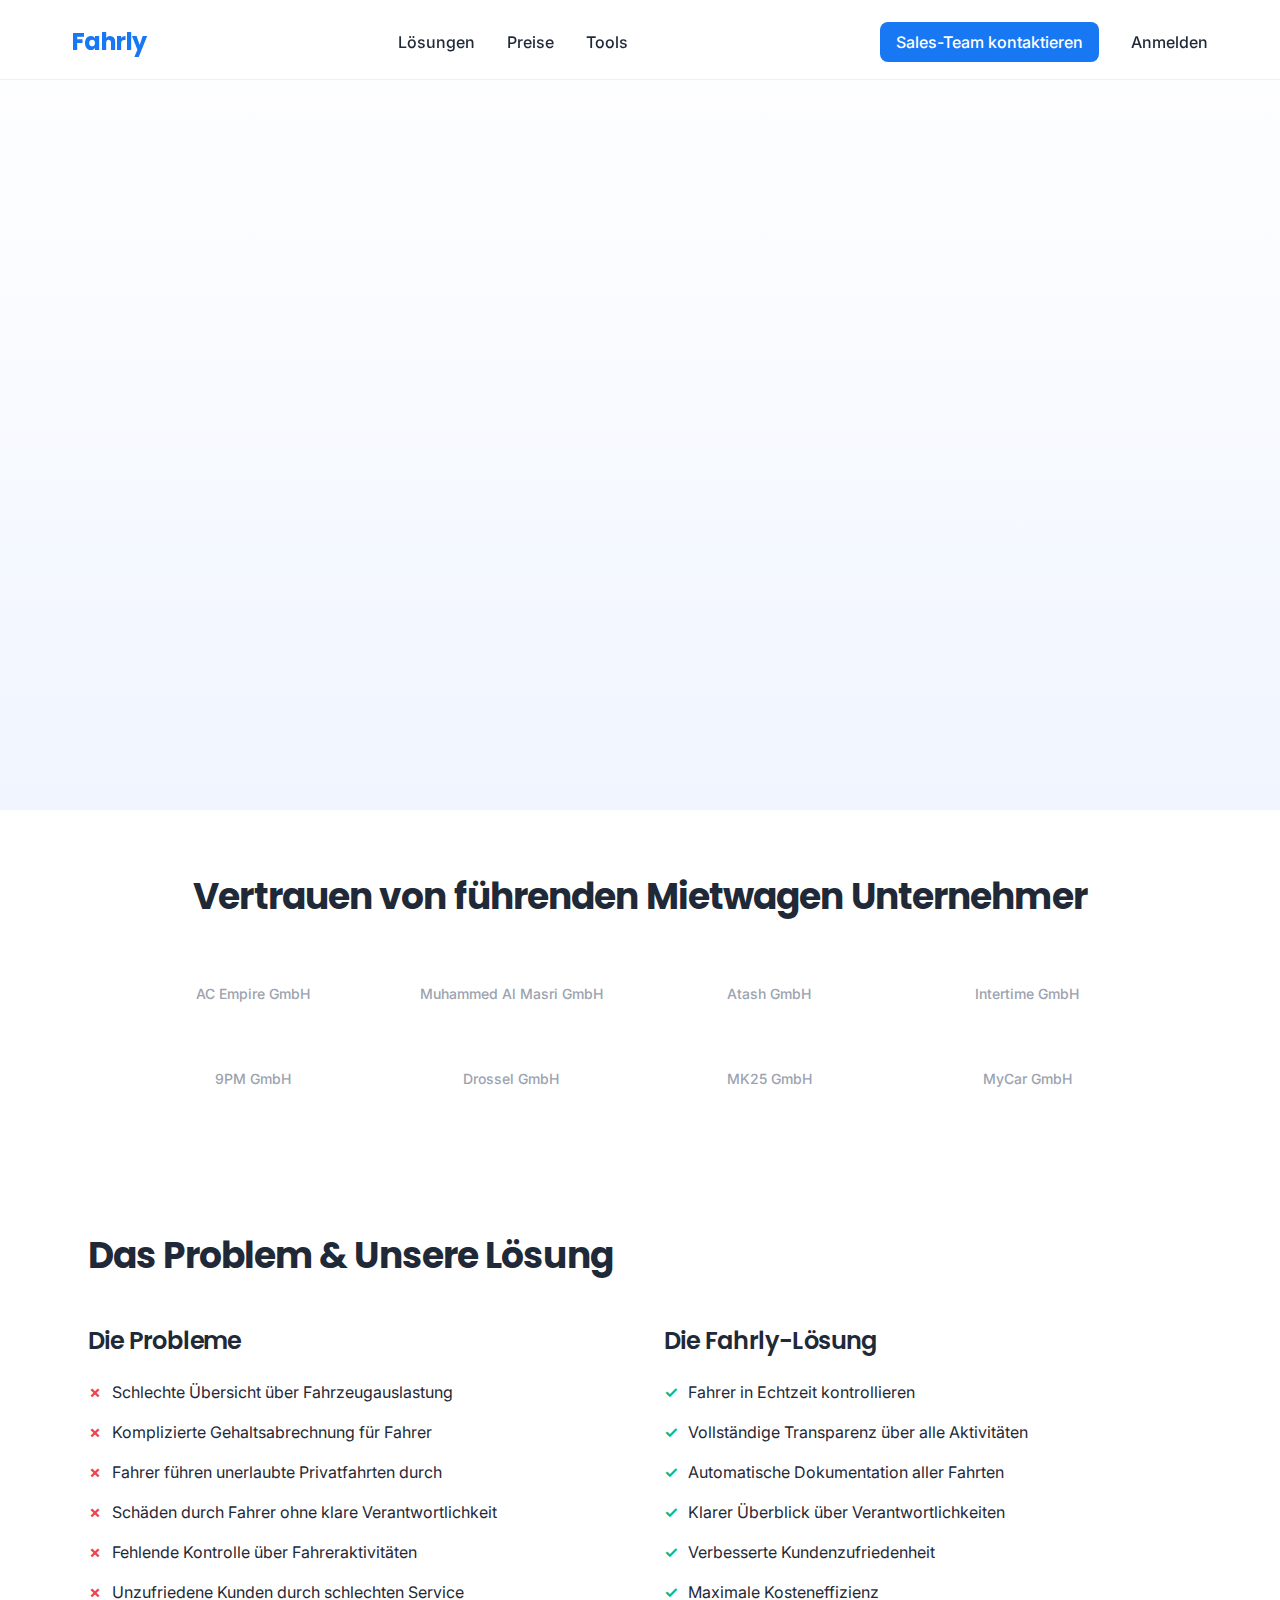
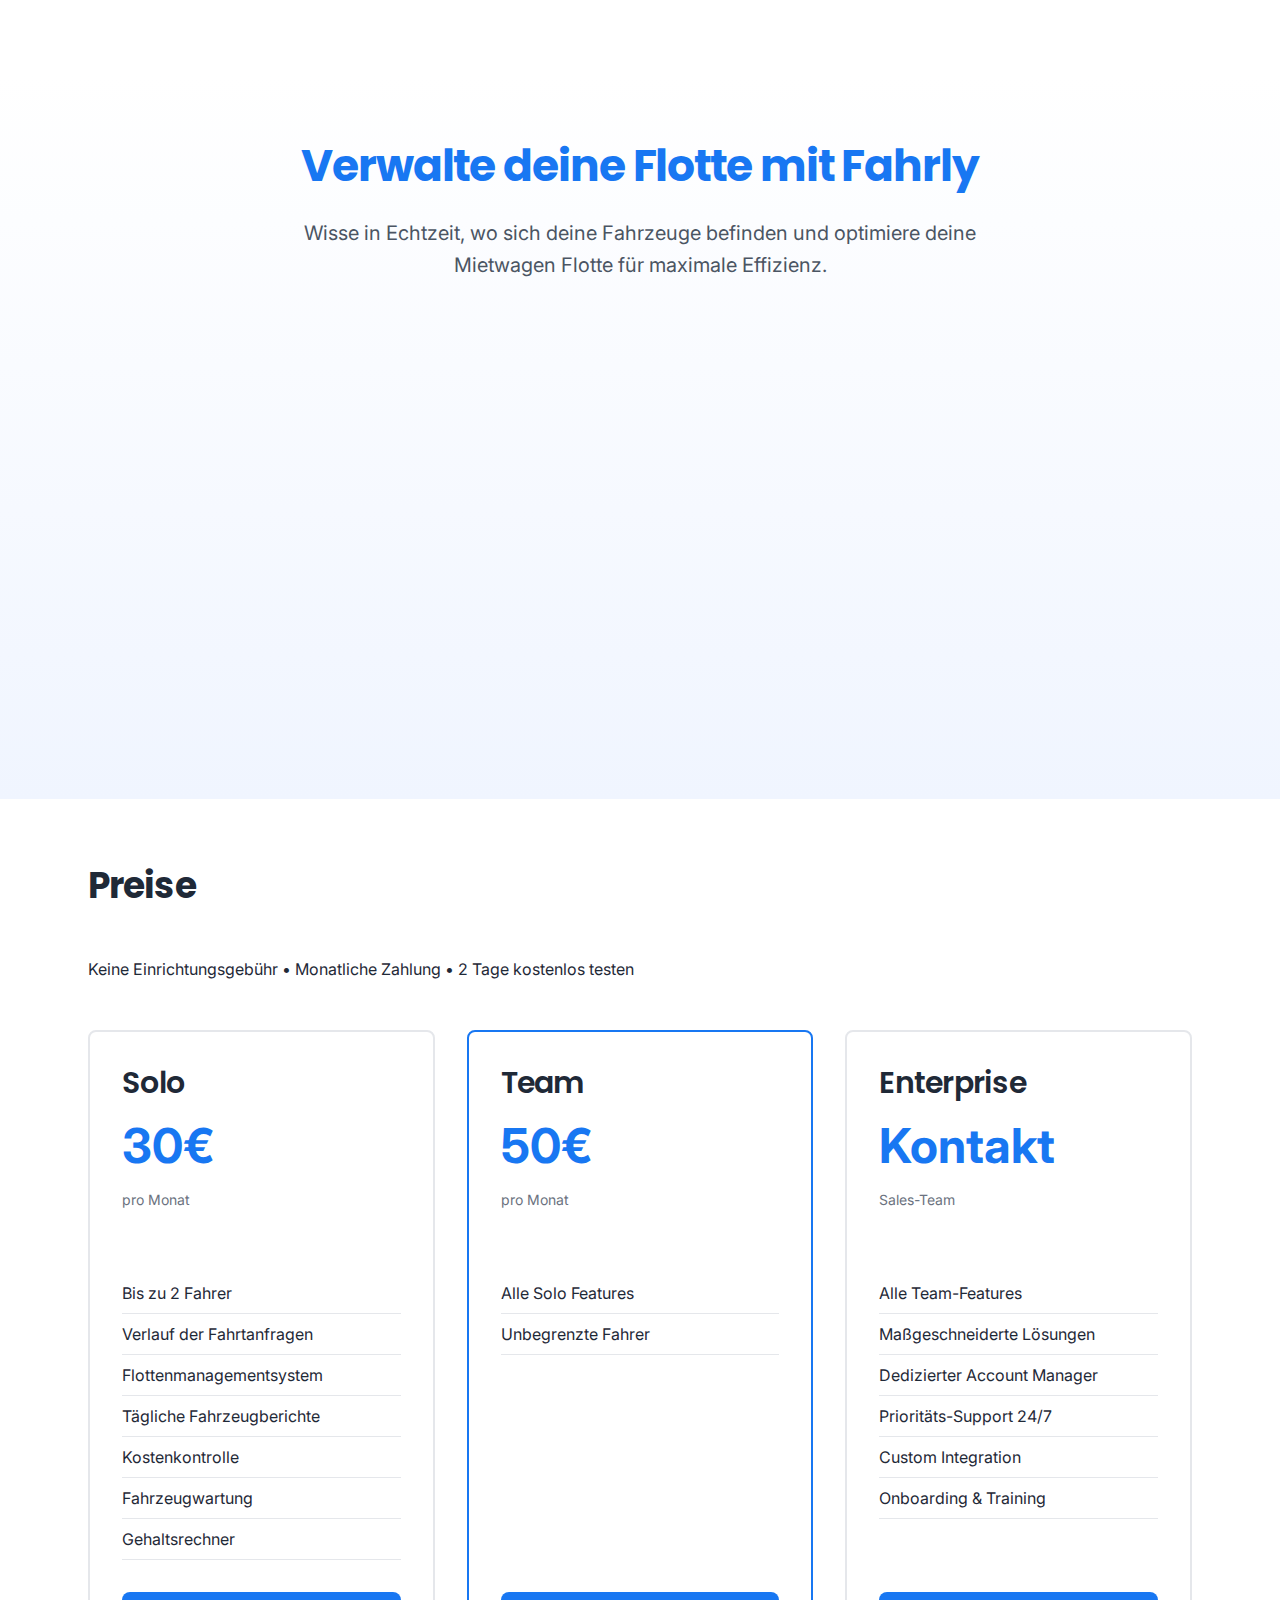
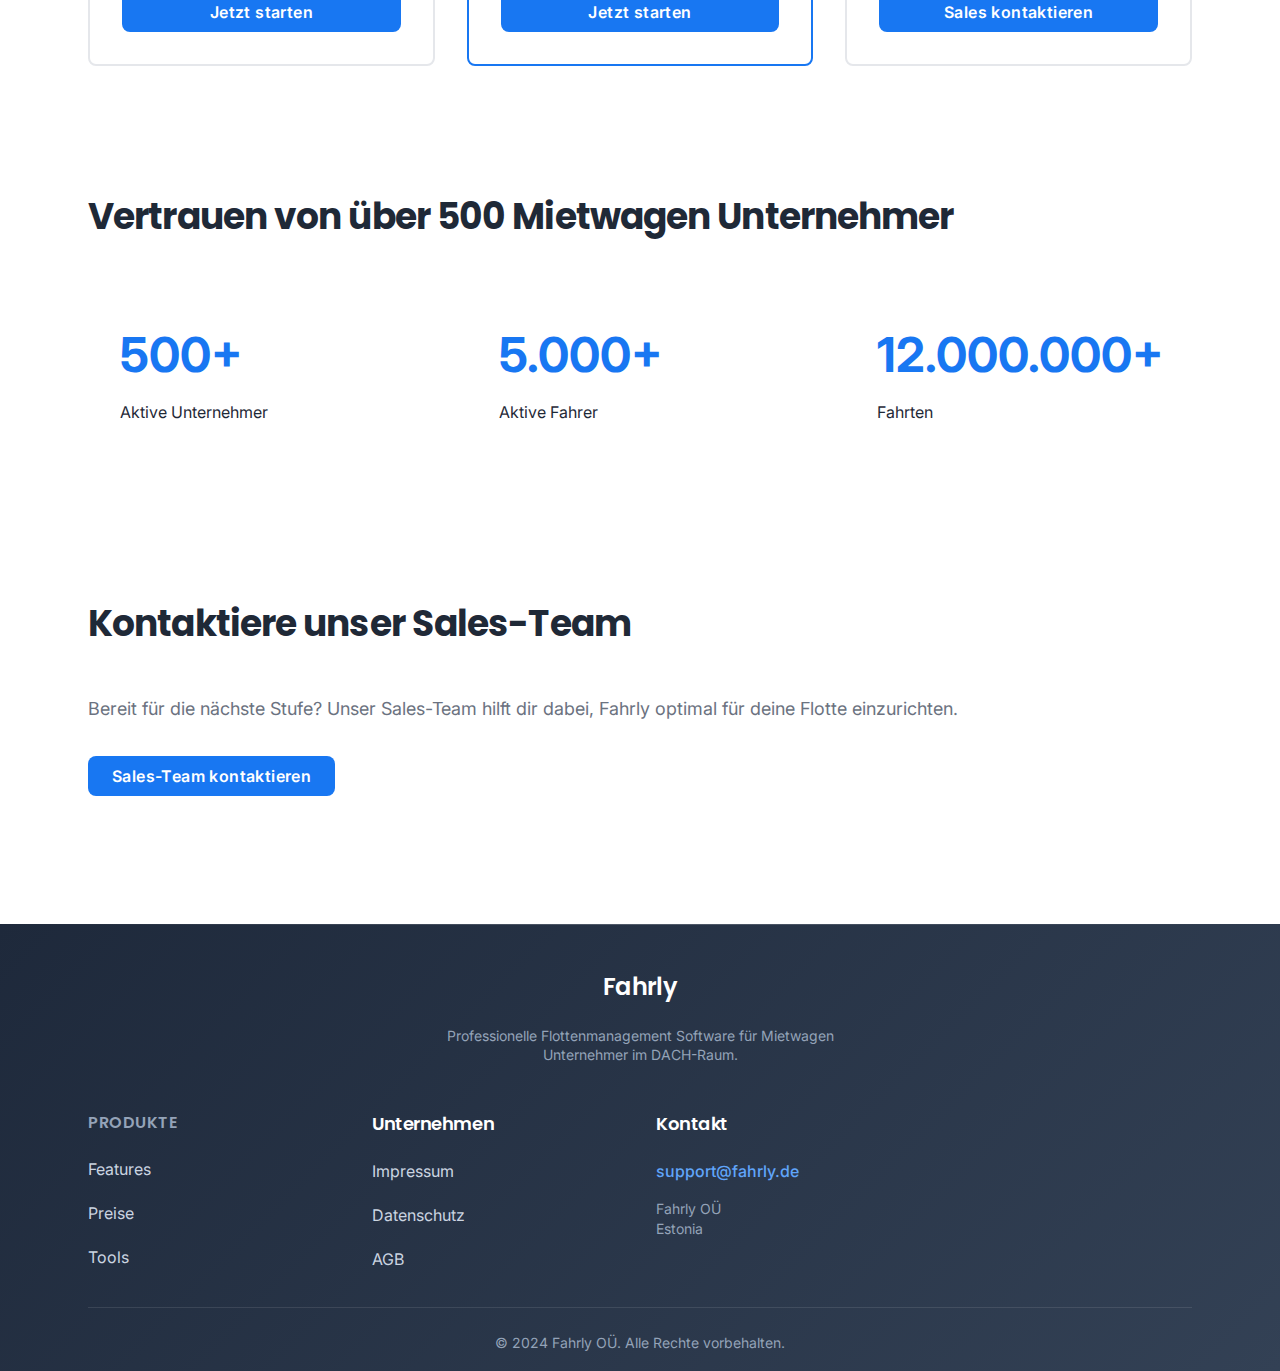
<file: index.html>
<!DOCTYPE html>
<html lang="de">
<head>
    <meta charset="UTF-8">
    <meta name="viewport" content="width=device-width, initial-scale=1.0">
    <title>Fahrly - Automatisiere deine Mietwagen Flotte in Minuten | Flottenmanagement Software</title>
    <meta name="description" content="Professionelle Flottenmanagement Software für Mietwagen Unternehmer in Deutschland, Österreich und der Schweiz. Auto-Dispatch, Tagesreports und Fahrzeugverwaltung.">
    <meta name="keywords" content="Mietwagen Flottenmanagement Software, Auto-Dispatch für Mietwagen Unternehmer, Mietwagen App Deutschland, Flottenmanagement DACH">
    
    <!-- Open Graph -->
    <meta property="og:title" content="Fahrly - Automatisiere deine Mietwagen Flotte in Minuten">
    <meta property="og:description" content="Professionelle Flottenmanagement Software für Mietwagen Unternehmer. Auto-Dispatch, Tagesreports und Fahrzeugverwaltung.">
    <meta property="og:type" content="website">
    <meta property="og:url" content="https://fahrly.de">
    <meta property="og:image" content="https://fahrly.de/og-image.jpg">
    
    <!-- Twitter Card -->
    <meta name="twitter:card" content="summary_large_image">
    <meta name="twitter:title" content="Fahrly - Automatisiere deine Mietwagen Flotte in Minuten">
    <meta name="twitter:description" content="Professionelle Flottenmanagement Software für Mietwagen Unternehmer.">
    
    <!-- Favicon -->
    <link rel="icon" type="image/x-icon" href="/favicon.ico">
    
    <!-- CSS - New Modular Structure -->
    <link rel="stylesheet" href="css/main.css">
    <link rel="stylesheet" href="components/navbar/navbar.css">
    <link rel="stylesheet" href="components/footer/footer.css">
    
    <!-- Preload critical resources -->
    <link rel="preload" href="css/main.css" as="style">
</head>
<body>
    <!-- Navigation -->
    <header class="header">
        <!-- Desktop Navigation -->
        <div class="container desktop-nav">
            <nav class="nav">
                <a href="index.html" class="logo">Fahrly</a>
                <div class="nav-left">
                    <a href="#features" class="nav-link-blue desktop-link">Lösungen</a>
                    <a href="#pricing" class="nav-link-blue desktop-link">Preise</a>
                    <a href="tools/tools.html" class="nav-link-blue desktop-link">Tools</a>
                </div>
                <div class="nav-right">
                    <a href="#contact" class="nav-link-blue desktop-link nav-link-sales">Sales-Team kontaktieren</a>
                    <a href="https://qpp.fahrlygo.de/account/get-signup-link" class="nav-link-blue desktop-link">Anmelden</a>
                </div>
            </nav>
        </div>

        <!-- Mobile Navigation -->
        <div class="mobile-nav-bar">
            <a href="index.html" class="mobile-logo">Fahrly</a>
            <button class="hamburger-menu" aria-label="Menü öffnen" aria-expanded="false" aria-controls="mobile-menu">
                <span></span>
                <span></span>
                <span></span>
            </button>
        </div>

        <!-- Mobile Menu Panel -->
        <div class="mobile-menu" id="mobile-menu">
            <button class="mobile-menu-close" aria-label="Menü schließen"></button>
            <div class="mobile-menu-links">
                <a href="#features">Lösungen</a>
                <a href="#pricing">Preise</a>
                <a href="tools/tools.html">Tools</a>
                <a href="#contact" class="nav-link-sales">Sales-Team kontaktieren</a>
                <a href="https://qpp.fahrlygo.de/account/get-signup-link">Anmelden</a>
            </div>
        </div>

        <!-- Mobile Menu Overlay -->
        <div class="mobile-menu-overlay"></div>
    </header>

    <!-- Hero Section -->
    <section class="hero">
        <div class="container">
            <div class="hero-content">
                <h1 class="fade-in">
Automatisiere deine Mietwagen Flotte in Minuten
                </h1>
                <p class="fade-in">
Professionelle Flottenmanagement Software für Mietwagen Unternehmer in Deutschland, Österreich und der Schweiz.
                </p>
                <a href="https://qpp.fahrlygo.de/account/get-signup-link" class="cta-button black fade-in">
                    <span>Kostenlos testen</span>
                    <svg class="arrow-icon" width="16" height="16" viewBox="0 0 24 24" fill="none" xmlns="http://www.w3.org/2000/svg">
                        <path d="M5 12H19M19 12L12 5M19 12L12 19" stroke="currentColor" stroke-width="2" stroke-linecap="round" stroke-linejoin="round"/>
                    </svg>
                </a>
                <p class="signup-note fade-in">Keine Einrichtungsgebühr • Monatliche Zahlung • 2 Tage kostenlos testen</p>
            </div>
            

        </div>
    </section>

    <!-- Trusted Brands Section -->
    <section class="section trusted-brands-section">
        <div class="container">
            <h2 class="section-title">Vertrauen von führenden Mietwagen Unternehmer</h2>
            <div class="brands-grid">
                <div class="brand-logo">AC Empire GmbH</div>
                <div class="brand-logo">Muhammed Al Masri GmbH</div>
                <div class="brand-logo">Atash GmbH</div>
                <div class="brand-logo">Intertime GmbH</div>
                <div class="brand-logo">9PM GmbH</div>
                <div class="brand-logo">Drossel GmbH</div>
                <div class="brand-logo">MK25 GmbH</div>
                <div class="brand-logo">MyCar GmbH</div>
            </div>
        </div>
    </section>

    <!-- Problem & Solution -->
    <section class="section problem-solution" id="features">
        <div class="container">
            <h2 class="section-title">Das Problem & Unsere Lösung</h2>
            <div class="grid-2">
                <div class="problem">
                    <h3>Die Probleme</h3>
                    <ul>
                        <li>Schlechte Übersicht über Fahrzeugauslastung</li>
                        <li>Komplizierte Gehaltsabrechnung für Fahrer</li>
                        <li>Fahrer führen unerlaubte Privatfahrten durch</li>
                        <li>Schäden durch Fahrer ohne klare Verantwortlichkeit</li>
                        <li>Fehlende Kontrolle über Fahreraktivitäten</li>
                        <li>Unzufriedene Kunden durch schlechten Service</li>
                    </ul>
                </div>
                <div class="solution">
                    <h3>Die Fahrly-Lösung</h3>
                    <ul>
                        <li>Fahrer in Echtzeit kontrollieren</li>
                        <li>Vollständige Transparenz über alle Aktivitäten</li>
                        <li>Automatische Dokumentation aller Fahrten</li>
                        <li>Klarer Überblick über Verantwortlichkeiten</li>
                        <li>Verbesserte Kundenzufriedenheit</li>
                        <li>Maximale Kosteneffizienz</li>
                    </ul>
                </div>
            </div>
        </div>
    </section>

    <!-- Features -->
    <section class="features-section">
        <div class="container">
            <div class="features-header">
                <h2 class="main-heading">Verwalte deine Flotte mit Fahrly</h2>
                <p class="main-subheading">Wisse in Echtzeit, wo sich deine Fahrzeuge befinden und optimiere deine Mietwagen Flotte für maximale Effizienz.</p>
            </div>
            
            <div class="features-grid">
                <div class="feature-card">
                    <div class="feature-icon">
                        <svg width="32" height="32" viewBox="0 0 24 24" fill="none" xmlns="http://www.w3.org/2000/svg">
                            <path d="M12 22C17.5228 22 22 17.5228 22 12C22 6.47715 17.5228 2 12 2C6.47715 2 2 6.47715 2 12C2 17.5228 6.47715 22 12 22Z" stroke="#1877F2" stroke-width="2"/>
                            <path d="M12 6V12L16 14" stroke="#1877F2" stroke-width="2" stroke-linecap="round"/>
                        </svg>
                    </div>
                    <h3 class="feature-title">Echtzeit-Flottenverfolgung</h3>
                    <p class="feature-description">Verfolge alle deine Fahrzeuge in Echtzeit und behalte den Überblick über Standorte, Routen und Fahrzeugstatus.</p>
                </div>
                
                <div class="feature-card">
                    <div class="feature-icon">
                        <svg width="32" height="32" viewBox="0 0 24 24" fill="none" xmlns="http://www.w3.org/2000/svg">
                            <path d="M4 4H20C21.1 4 22 4.9 22 6V18C22 19.1 21.1 20 20 20H4C2.9 20 2 19.1 2 18V6C2 4.9 2.9 4 4 4Z" stroke="#1877F2" stroke-width="2"/>
                            <path d="M12 12H17" stroke="#1877F2" stroke-width="2" stroke-linecap="round"/>
                            <path d="M12 16H17" stroke="#1877F2" stroke-width="2" stroke-linecap="round"/>
                            <path d="M7 12H7.01" stroke="#1877F2" stroke-width="2" stroke-linecap="round"/>
                            <path d="M7 16H7.01" stroke="#1877F2" stroke-width="2" stroke-linecap="round"/>
                        </svg>
                    </div>
                    <h3 class="feature-title">Intelligente Flottenverwaltung</h3>
                    <p class="feature-description">Verwalte deine gesamte Mietwagen Flotte mit einer benutzerfreundlichen Oberfläche für Fahrzeuge, Fahrer und Finanzen.</p>
                </div>
                
                <div class="feature-card">
                    <div class="feature-icon">
                        <svg width="32" height="32" viewBox="0 0 24 24" fill="none" xmlns="http://www.w3.org/2000/svg">
                            <path d="M13 2L3 14H12L11 22L21 10H12L13 2Z" stroke="#1877F2" stroke-width="2" stroke-linecap="round" stroke-linejoin="round"/>
                        </svg>
                    </div>
                    <h3 class="feature-title">Kontrolliere deine Fahrer in Echtzeit</h3>
                    <p class="feature-description">Überwache alle Fahreraktivitäten live und reduziere schwarze und private Fahrten für maximale Transparenz und Effizienz.</p>
                </div>
            </div>
        </div>
    </section>



    <!-- Pricing -->
    <section class="section" id="pricing">
        <div class="container">
            <h2 class="section-title">Preise</h2>
            <p class="pricing-note">
                Keine Einrichtungsgebühr • Monatliche Zahlung • 2 Tage kostenlos testen
            </p>
            <div class="pricing-grid">
                <div class="pricing-card">
                    <h3>Solo</h3>
                    <div class="pricing-simple">
                        <div class="price">30€</div>
                        <div class="price-period">pro Monat</div>
                    </div>
                    <ul class="pricing-features">
                        <li>Bis zu 2 Fahrer</li>
                        <li>Verlauf der Fahrtanfragen</li>
                        <li>Flottenmanagementsystem</li>
                        <li>Tägliche Fahrzeugberichte</li>
                        <li>Kostenkontrolle</li>
                        <li>Fahrzeugwartung</li>
                        <li>Gehaltsrechner</li>
                    </ul>
                    <a href="https://qpp.fahrlygo.de/account/get-signup-link" class="cta-button">Jetzt starten</a>
                </div>
                <div class="pricing-card featured">
                    <h3>Team</h3>
                    <div class="pricing-simple">
                        <div class="price">50€</div>
                        <div class="price-period">pro Monat</div>
                    </div>
                    <ul class="pricing-features">
                        <li>Alle Solo Features</li>
                        <li>Unbegrenzte Fahrer</li>
                    </ul>
                    <a href="https://qpp.fahrlygo.de/account/get-signup-link" class="cta-button">Jetzt starten</a>
                </div>
                <div class="pricing-card">
                    <h3>Enterprise</h3>
                    <div class="pricing-simple">
                        <div class="price">Kontakt</div>
                        <div class="price-period">Sales-Team</div>
                    </div>
                    <ul class="pricing-features">
                        <li>Alle Team-Features</li>
                        <li>Maßgeschneiderte Lösungen</li>
                        <li>Dedizierter Account Manager</li>
                        <li>Prioritäts-Support 24/7</li>
                        <li>Custom Integration</li>
                        <li>Onboarding & Training</li>
                    </ul>
                    <a href="#contact" class="cta-button">Sales kontaktieren</a>
                </div>
            </div>
        </div>
    </section>

    <!-- Trust -->
    <section class="section trust">
        <div class="container">
            <h2 class="section-title">Vertrauen von über 500 Mietwagen Unternehmer</h2>
            <div class="trust-stats">
                <div class="stat">
                    <div class="stat-number">500+</div>
                    <p>Aktive Unternehmer</p>
                </div>
                <div class="stat">
                    <div class="stat-number">5.000+</div>
                    <p>Aktive Fahrer</p>
                </div>
                <div class="stat">
                    <div class="stat-number">12.000.000+</div>
                    <p>Fahrten</p>
                </div>
            </div>
        </div>
    </section>

    <!-- Contact Section -->
    <section class="section" id="contact">
        <div class="container">
            <h2 class="section-title">Kontaktiere unser Sales-Team</h2>
            <div>
                <p style="font-size: 1.125rem; color: #6b7280; margin-bottom: 2rem;">
                    Bereit für die nächste Stufe? Unser Sales-Team hilft dir dabei, Fahrly optimal für deine Flotte einzurichten.
                </p>
                <a href="mailto:sales@fahrly.de" class="cta-button">Sales-Team kontaktieren</a>
            </div>
        </div>
    </section>

    <!-- Footer Component -->
    <div id="footer-container"></div>

    <!-- JavaScript -->
    <script src="components/navbar/navbar.js"></script>
    <script src="components/footer/include-footer.js"></script>
</body>
</html>
</file>
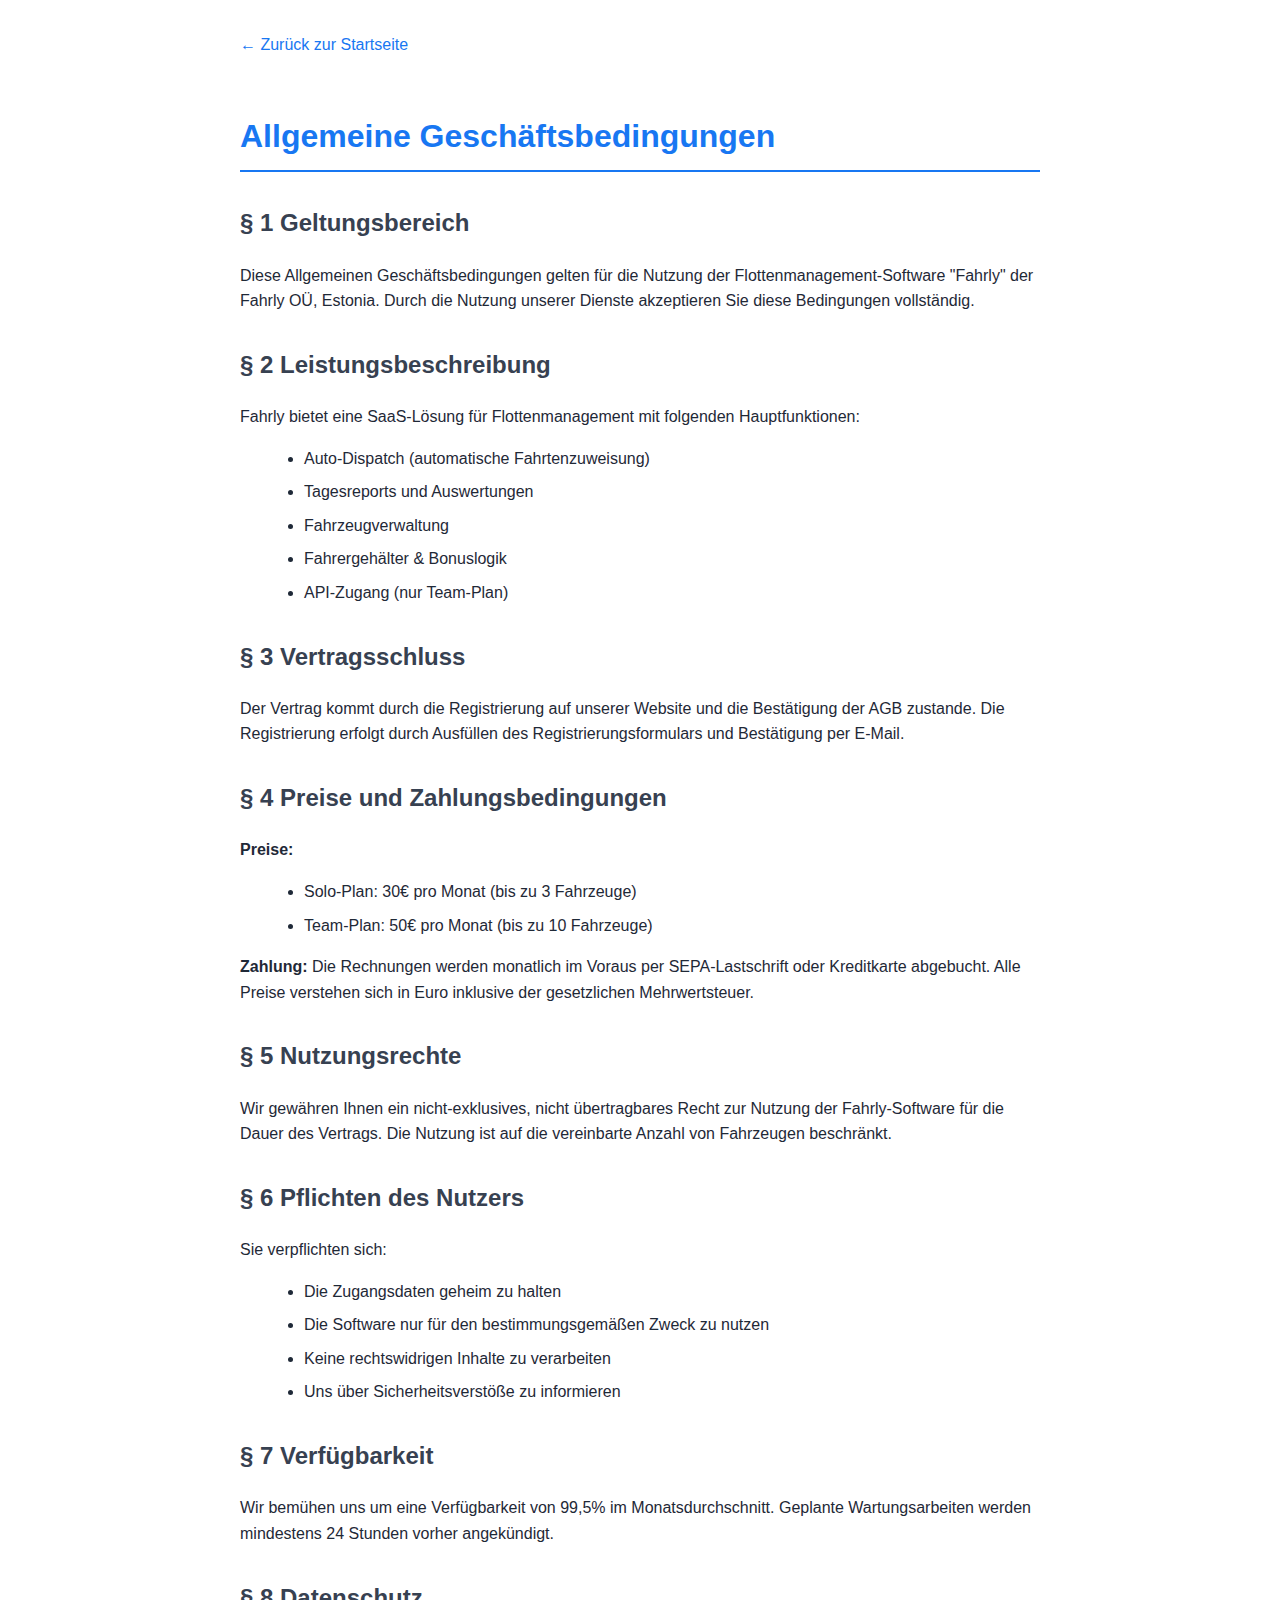
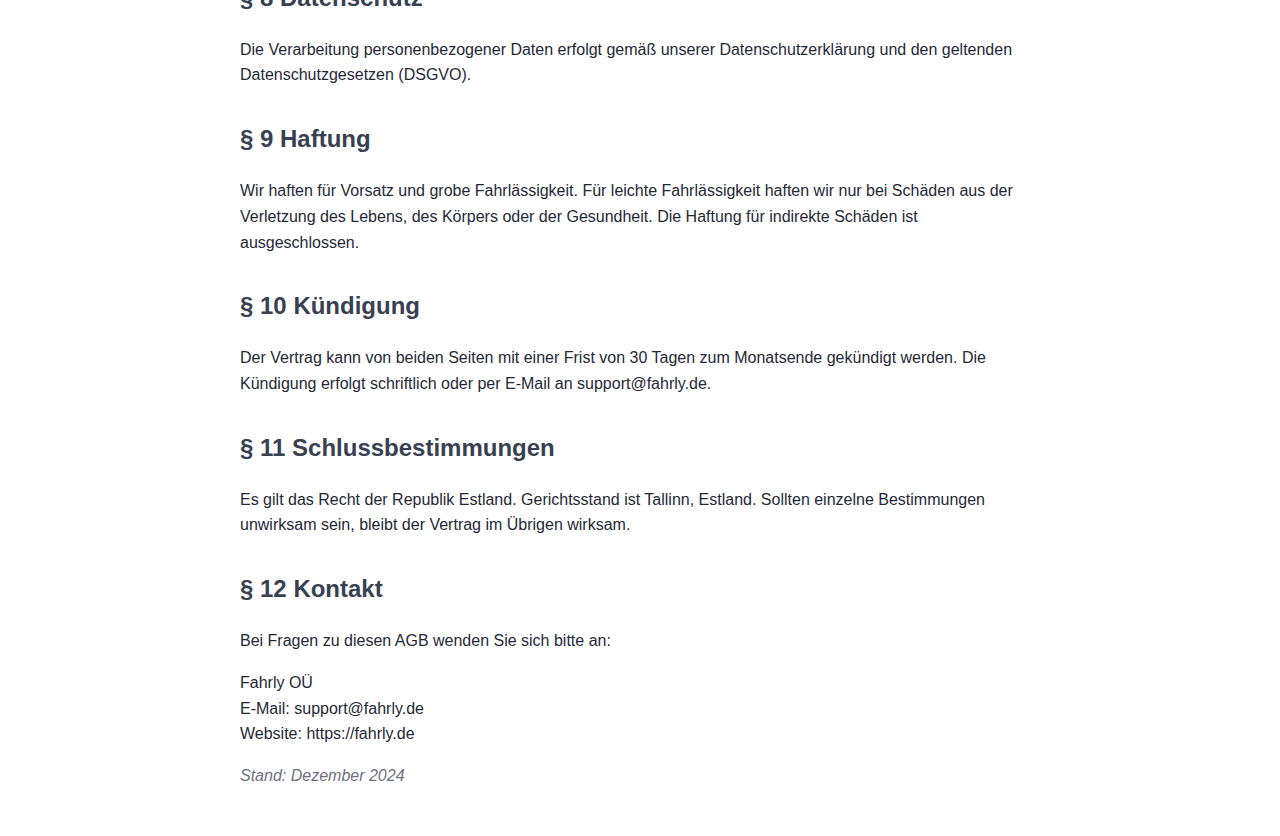
<file: agb.html>
<!DOCTYPE html>
<html lang="de">
<head>
    <meta charset="UTF-8">
    <meta name="viewport" content="width=device-width, initial-scale=1.0">
    <title>Allgemeine Geschäftsbedingungen - Fahrly</title>
    <link rel="stylesheet" href="css/legal.css">
</head>
<body>
    <a href="index.html" class="back-link">← Zurück zur Startseite</a>
    
    <h1>Allgemeine Geschäftsbedingungen</h1>
    
    <h2>§ 1 Geltungsbereich</h2>
    <p>Diese Allgemeinen Geschäftsbedingungen gelten für die Nutzung der Flottenmanagement-Software "Fahrly" der Fahrly OÜ, Estonia. Durch die Nutzung unserer Dienste akzeptieren Sie diese Bedingungen vollständig.</p>
    
    <h2>§ 2 Leistungsbeschreibung</h2>
    <p>Fahrly bietet eine SaaS-Lösung für Flottenmanagement mit folgenden Hauptfunktionen:</p>
    <ul>
        <li>Auto-Dispatch (automatische Fahrtenzuweisung)</li>
        <li>Tagesreports und Auswertungen</li>
        <li>Fahrzeugverwaltung</li>
        <li>Fahrergehälter & Bonuslogik</li>
        <li>API-Zugang (nur Team-Plan)</li>
    </ul>
    
    <h2>§ 3 Vertragsschluss</h2>
    <p>Der Vertrag kommt durch die Registrierung auf unserer Website und die Bestätigung der AGB zustande. Die Registrierung erfolgt durch Ausfüllen des Registrierungsformulars und Bestätigung per E-Mail.</p>
    
    <h2>§ 4 Preise und Zahlungsbedingungen</h2>
    <p><strong>Preise:</strong></p>
    <ul>
        <li>Solo-Plan: 30€ pro Monat (bis zu 3 Fahrzeuge)</li>
        <li>Team-Plan: 50€ pro Monat (bis zu 10 Fahrzeuge)</li>
    </ul>
    <p><strong>Zahlung:</strong> Die Rechnungen werden monatlich im Voraus per SEPA-Lastschrift oder Kreditkarte abgebucht. Alle Preise verstehen sich in Euro inklusive der gesetzlichen Mehrwertsteuer.</p>
    
    <h2>§ 5 Nutzungsrechte</h2>
    <p>Wir gewähren Ihnen ein nicht-exklusives, nicht übertragbares Recht zur Nutzung der Fahrly-Software für die Dauer des Vertrags. Die Nutzung ist auf die vereinbarte Anzahl von Fahrzeugen beschränkt.</p>
    
    <h2>§ 6 Pflichten des Nutzers</h2>
    <p>Sie verpflichten sich:</p>
    <ul>
        <li>Die Zugangsdaten geheim zu halten</li>
        <li>Die Software nur für den bestimmungsgemäßen Zweck zu nutzen</li>
        <li>Keine rechtswidrigen Inhalte zu verarbeiten</li>
        <li>Uns über Sicherheitsverstöße zu informieren</li>
    </ul>
    
    <h2>§ 7 Verfügbarkeit</h2>
    <p>Wir bemühen uns um eine Verfügbarkeit von 99,5% im Monatsdurchschnitt. Geplante Wartungsarbeiten werden mindestens 24 Stunden vorher angekündigt.</p>
    
    <h2>§ 8 Datenschutz</h2>
    <p>Die Verarbeitung personenbezogener Daten erfolgt gemäß unserer Datenschutzerklärung und den geltenden Datenschutzgesetzen (DSGVO).</p>
    
    <h2>§ 9 Haftung</h2>
    <p>Wir haften für Vorsatz und grobe Fahrlässigkeit. Für leichte Fahrlässigkeit haften wir nur bei Schäden aus der Verletzung des Lebens, des Körpers oder der Gesundheit. Die Haftung für indirekte Schäden ist ausgeschlossen.</p>
    
    <h2>§ 10 Kündigung</h2>
    <p>Der Vertrag kann von beiden Seiten mit einer Frist von 30 Tagen zum Monatsende gekündigt werden. Die Kündigung erfolgt schriftlich oder per E-Mail an support@fahrly.de.</p>
    
    <h2>§ 11 Schlussbestimmungen</h2>
    <p>Es gilt das Recht der Republik Estland. Gerichtsstand ist Tallinn, Estland. Sollten einzelne Bestimmungen unwirksam sein, bleibt der Vertrag im Übrigen wirksam.</p>
    
    <h2>§ 12 Kontakt</h2>
    <p>Bei Fragen zu diesen AGB wenden Sie sich bitte an:</p>
    <p>
        Fahrly OÜ<br>
        E-Mail: support@fahrly.de<br>
        Website: https://fahrly.de
    </p>
    
    <p><em>Stand: Dezember 2024</em></p>
</body>
</html>
</file>
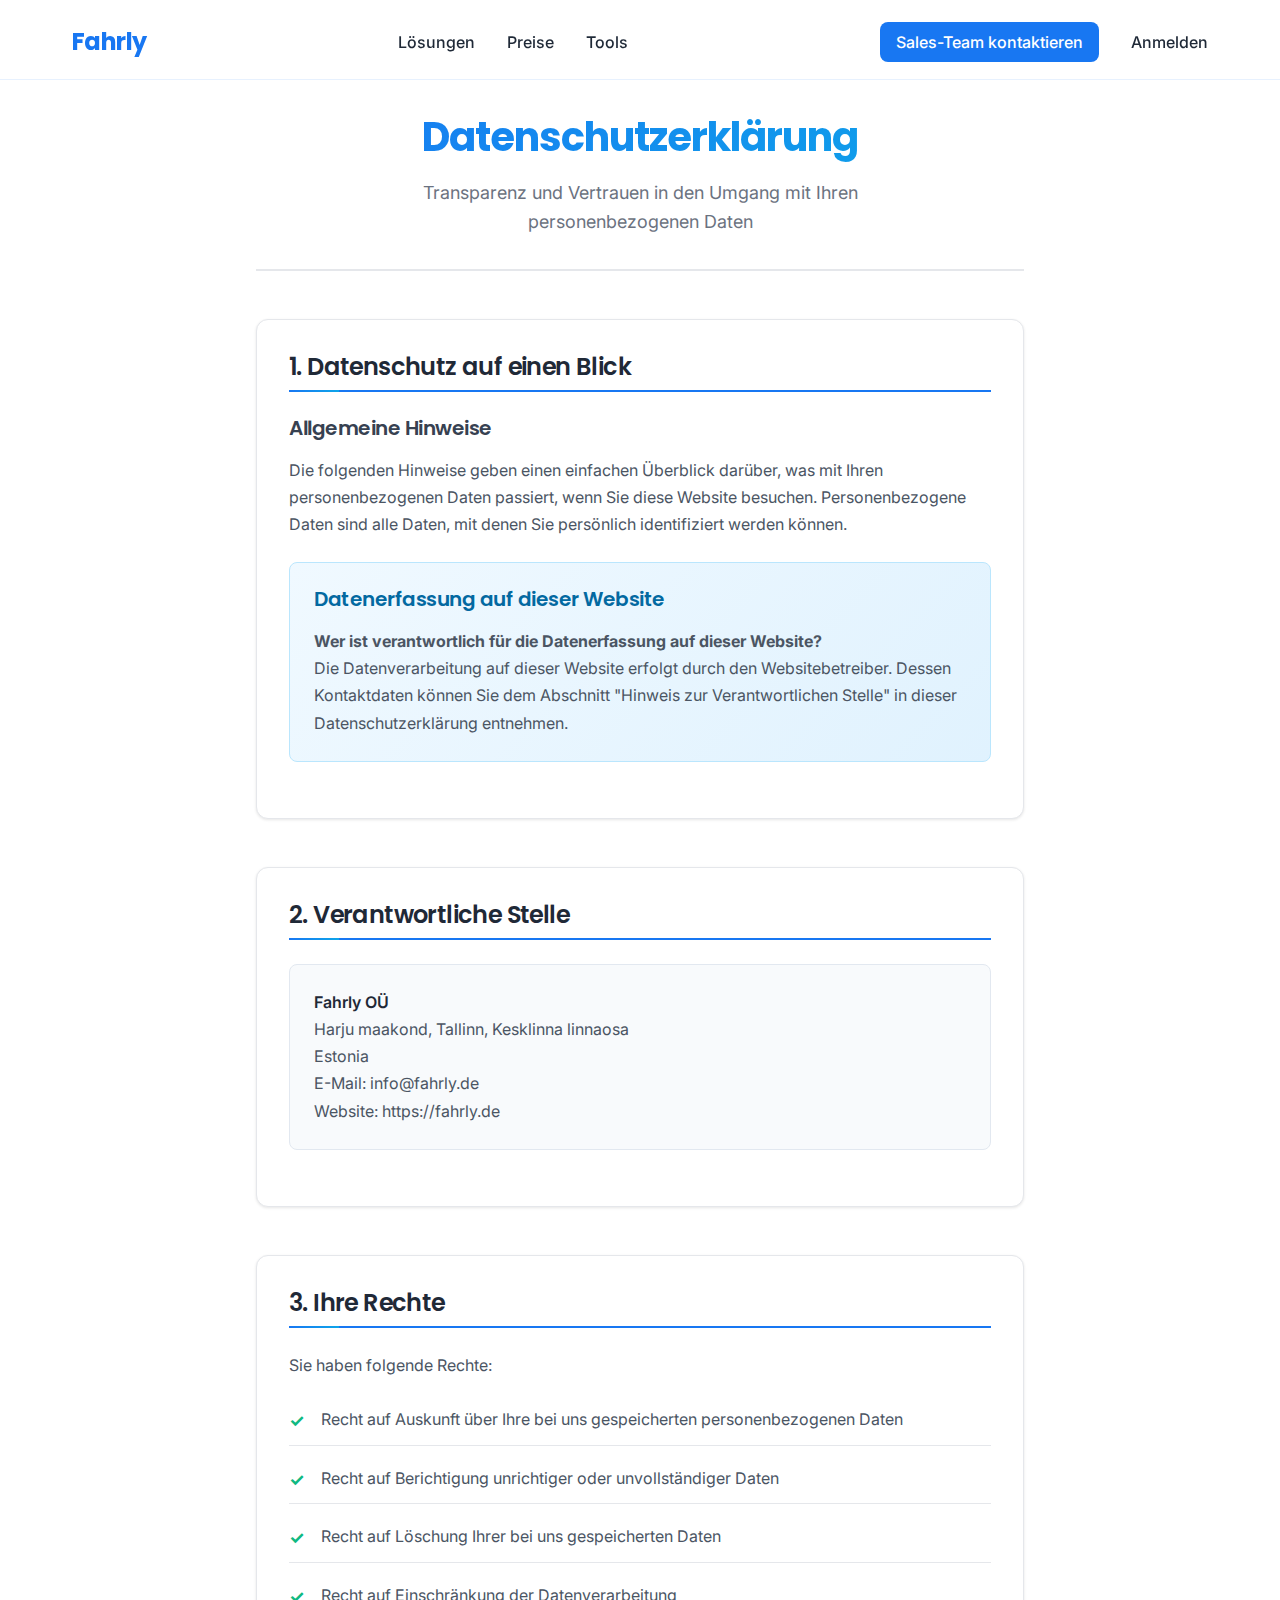
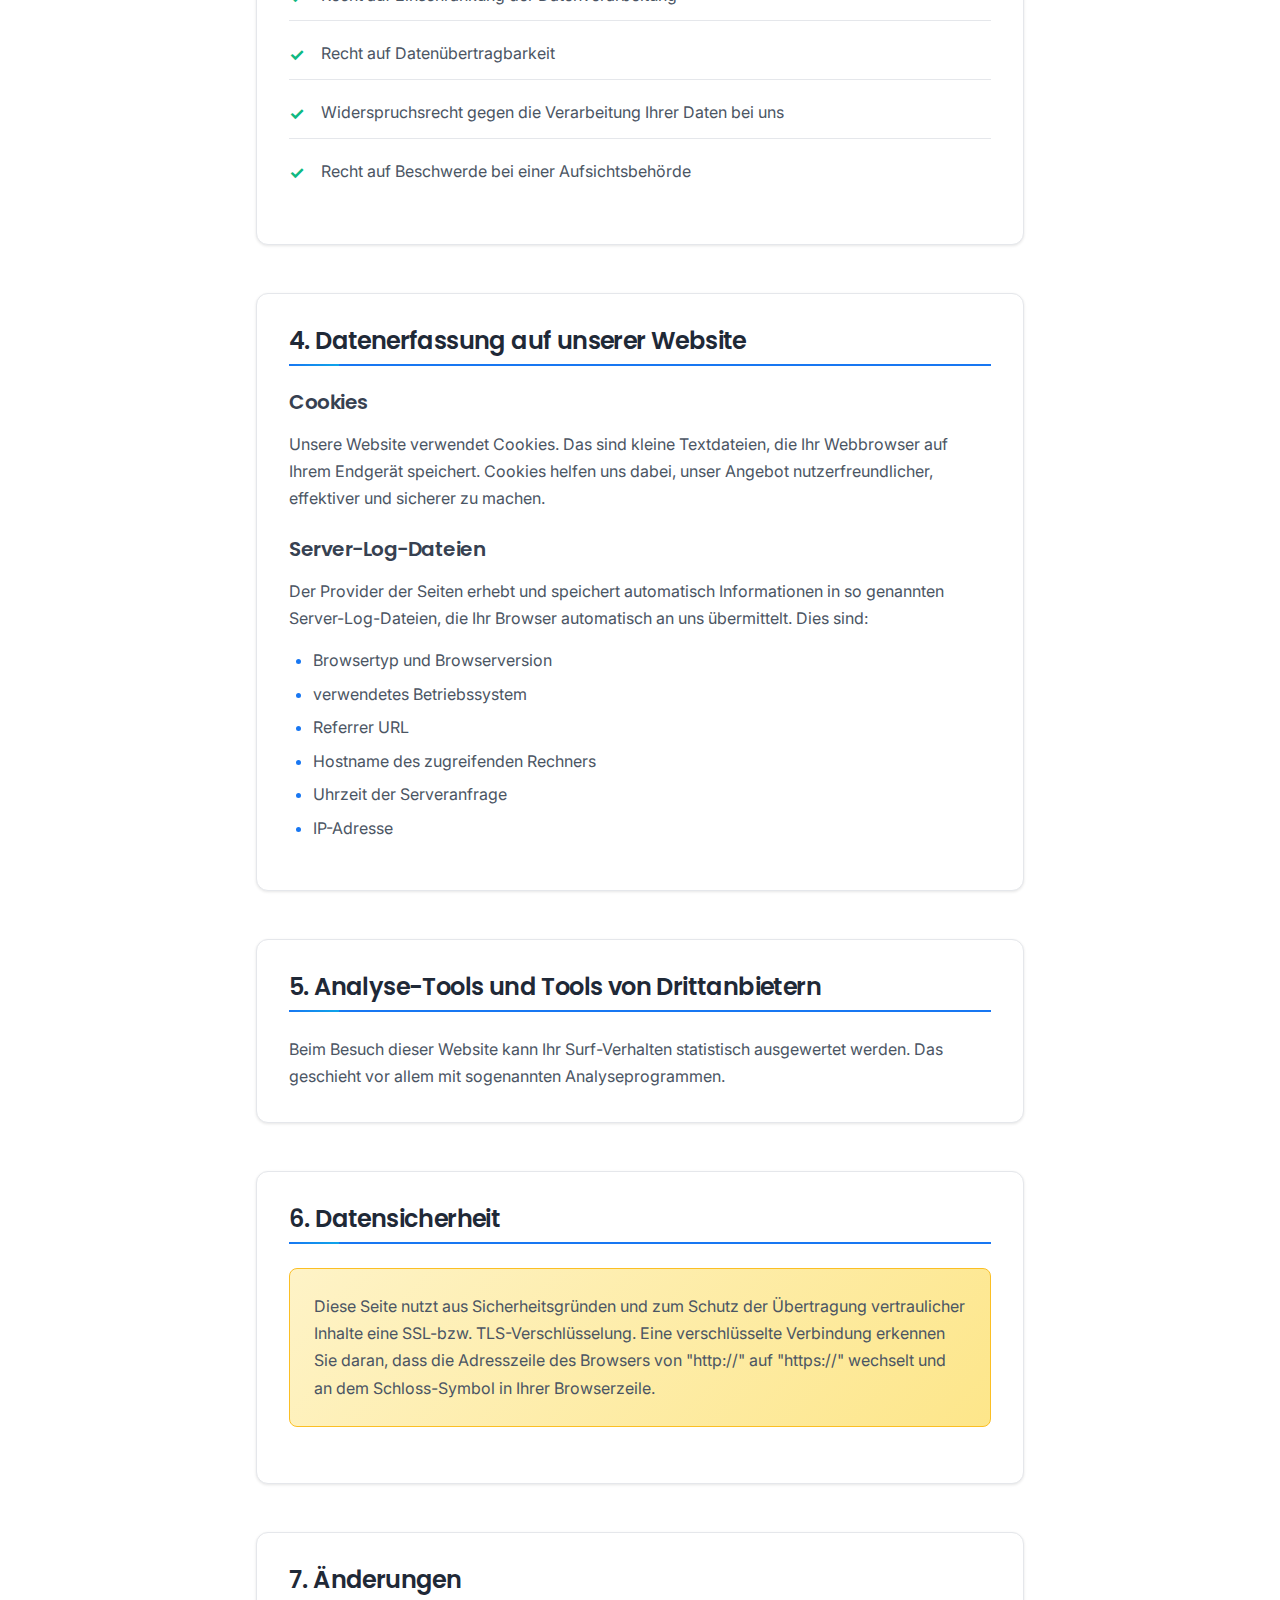
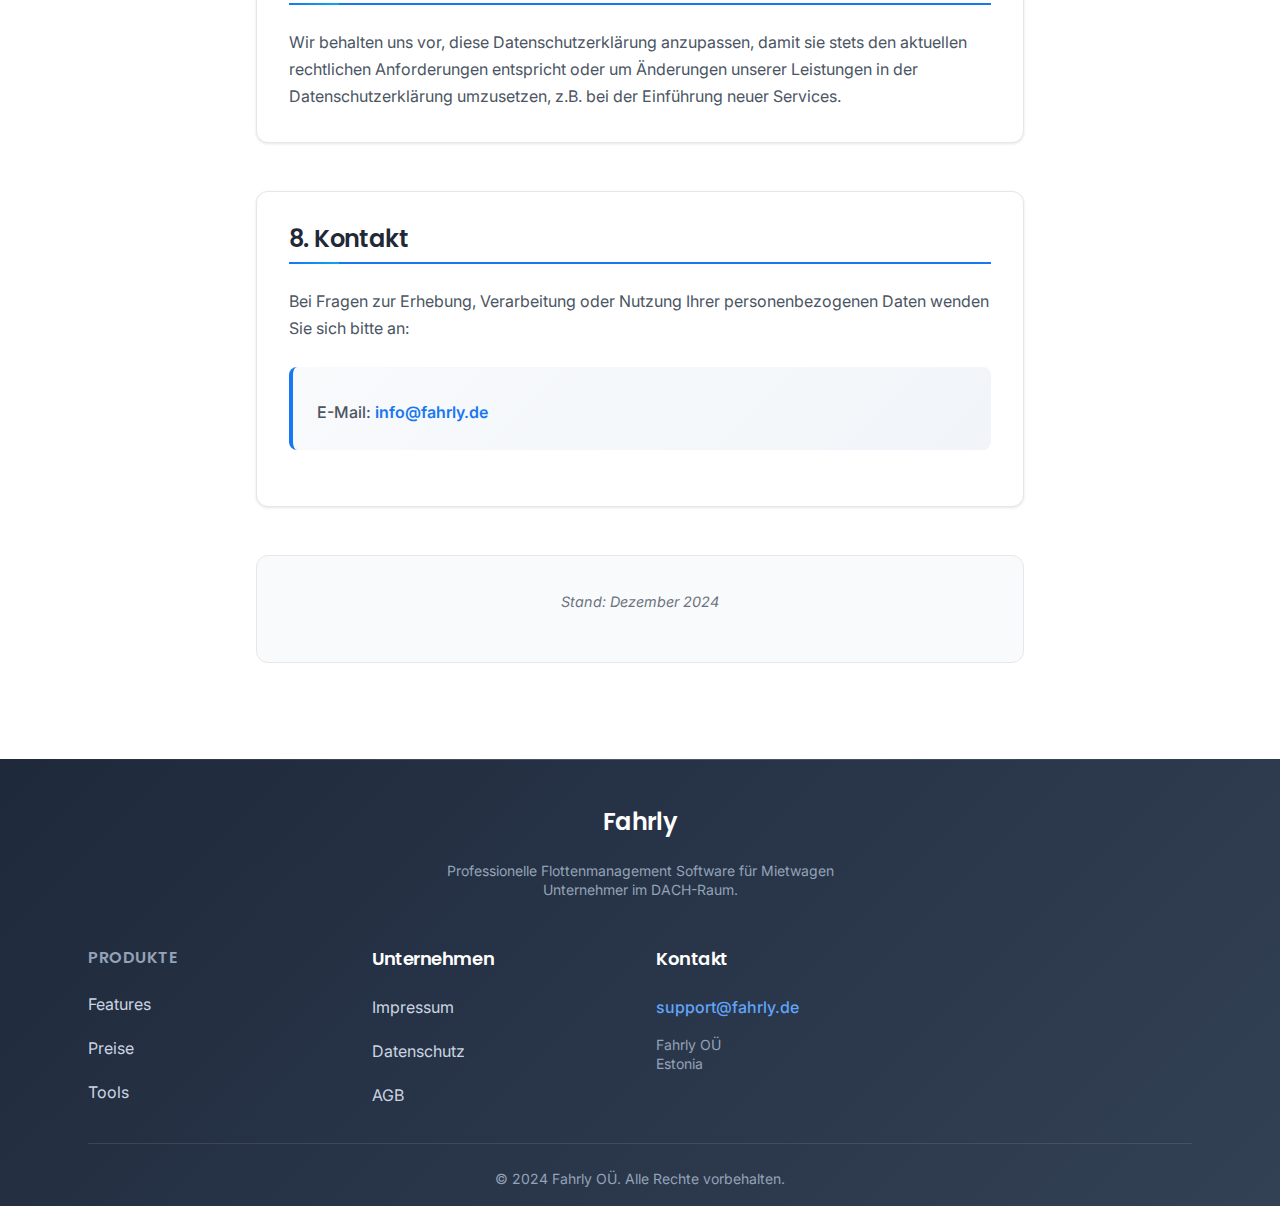
<file: datenschutz.html>
<!DOCTYPE html>
<html lang="de">
<head>
    <meta charset="UTF-8">
    <meta name="viewport" content="width=device-width, initial-scale=1.0">
    <title>Datenschutz - Fahrly</title>
    <link rel="stylesheet" href="css/main.css">
    <link rel="stylesheet" href="css/datenschutz.css">
    <link rel="stylesheet" href="components/navbar/navbar.css">
    <link rel="stylesheet" href="components/footer/footer.css">
</head>
<body>
    <!-- Navigation -->
    <header class="header">
        <!-- Desktop Navigation -->
        <div class="container desktop-nav">
            <nav class="nav">
                <a href="index.html" class="logo">Fahrly</a>
                <div class="nav-left">
                    <a href="index.html#features" class="nav-link-blue desktop-link">Lösungen</a>
                    <a href="index.html#pricing" class="nav-link-blue desktop-link">Preise</a>
                    <a href="tools/tools.html" class="nav-link-blue desktop-link">Tools</a>
                </div>
                <div class="nav-right">
                    <a href="index.html#contact" class="nav-link-blue desktop-link nav-link-sales">Sales-Team kontaktieren</a>
                    <a href="https://qpp.fahrlygo.de/account/get-signup-link" class="nav-link-blue desktop-link">Anmelden</a>
                </div>
            </nav>
        </div>

        <!-- Mobile Navigation -->
        <div class="mobile-nav-bar">
            <a href="index.html" class="mobile-logo">Fahrly</a>
            <button class="hamburger-menu" aria-label="Menü öffnen" aria-expanded="false" aria-controls="mobile-menu">
                <span></span>
                <span></span>
                <span></span>
            </button>
        </div>

        <!-- Mobile Menu Panel -->
        <div class="mobile-menu" id="mobile-menu">
            <button class="mobile-menu-close" aria-label="Menü schließen"></button>
            <div class="mobile-menu-links">
                <a href="index.html#features">Lösungen</a>
                <a href="index.html#pricing">Preise</a>
                <a href="tools/tools.html">Tools</a>
                <a href="index.html#contact" class="nav-link-sales">Sales-Team kontaktieren</a>
                <a href="https://qpp.fahrlygo.de/account/get-signup-link">Anmelden</a>
            </div>
        </div>

        <!-- Mobile Menu Overlay -->
        <div class="mobile-menu-overlay"></div>
    </header>
    
    <div class="datenschutz-container">
        <div class="datenschutz-header">
            <h1>Datenschutzerklärung</h1>
            <p>Transparenz und Vertrauen in den Umgang mit Ihren personenbezogenen Daten</p>
        </div>
        
        <div class="datenschutz-section">
            <h2>1. Datenschutz auf einen Blick</h2>
            
            <h3>Allgemeine Hinweise</h3>
            <p>Die folgenden Hinweise geben einen einfachen Überblick darüber, was mit Ihren personenbezogenen Daten passiert, wenn Sie diese Website besuchen. Personenbezogene Daten sind alle Daten, mit denen Sie persönlich identifiziert werden können.</p>
            
            <div class="data-collection">
                <h3>Datenerfassung auf dieser Website</h3>
                <p><strong>Wer ist verantwortlich für die Datenerfassung auf dieser Website?</strong><br>
                Die Datenverarbeitung auf dieser Website erfolgt durch den Websitebetreiber. Dessen Kontaktdaten können Sie dem Abschnitt "Hinweis zur Verantwortlichen Stelle" in dieser Datenschutzerklärung entnehmen.</p>
            </div>
    
        </div>
        
        <div class="datenschutz-section">
            <h2>2. Verantwortliche Stelle</h2>
            <div class="company-info">
                <p>
                    <strong>Fahrly OÜ</strong><br>
                    Harju maakond, Tallinn, Kesklinna linnaosa<br>
                    Estonia<br>
                    E-Mail: info@fahrly.de<br>
                    Website: https://fahrly.de
                </p>
            </div>
    
        </div>
        
        <div class="datenschutz-section">
            <h2>3. Ihre Rechte</h2>
            <p>Sie haben folgende Rechte:</p>
            <div class="rights-section">
                <ul>
                    <li>Recht auf Auskunft über Ihre bei uns gespeicherten personenbezogenen Daten</li>
                    <li>Recht auf Berichtigung unrichtiger oder unvollständiger Daten</li>
                    <li>Recht auf Löschung Ihrer bei uns gespeicherten Daten</li>
                    <li>Recht auf Einschränkung der Datenverarbeitung</li>
                    <li>Recht auf Datenübertragbarkeit</li>
                    <li>Widerspruchsrecht gegen die Verarbeitung Ihrer Daten bei uns</li>
                    <li>Recht auf Beschwerde bei einer Aufsichtsbehörde</li>
                </ul>
            </div>
    
        </div>
        
        <div class="datenschutz-section">
            <h2>4. Datenerfassung auf unserer Website</h2>
            
            <h3>Cookies</h3>
            <p>Unsere Website verwendet Cookies. Das sind kleine Textdateien, die Ihr Webbrowser auf Ihrem Endgerät speichert. Cookies helfen uns dabei, unser Angebot nutzerfreundlicher, effektiver und sicherer zu machen.</p>
            
            <h3>Server-Log-Dateien</h3>
            <p>Der Provider der Seiten erhebt und speichert automatisch Informationen in so genannten Server-Log-Dateien, die Ihr Browser automatisch an uns übermittelt. Dies sind:</p>
            <ul>
                <li>Browsertyp und Browserversion</li>
                <li>verwendetes Betriebssystem</li>
                <li>Referrer URL</li>
                <li>Hostname des zugreifenden Rechners</li>
                <li>Uhrzeit der Serveranfrage</li>
                <li>IP-Adresse</li>
            </ul>
    
        </div>
        
        <div class="datenschutz-section">
            <h2>5. Analyse-Tools und Tools von Drittanbietern</h2>
            <p>Beim Besuch dieser Website kann Ihr Surf-Verhalten statistisch ausgewertet werden. Das geschieht vor allem mit sogenannten Analyseprogrammen.</p>
        </div>
        
        <div class="datenschutz-section">
            <h2>6. Datensicherheit</h2>
            <div class="security-section">
                <p>Diese Seite nutzt aus Sicherheitsgründen und zum Schutz der Übertragung vertraulicher Inhalte eine SSL-bzw. TLS-Verschlüsselung. Eine verschlüsselte Verbindung erkennen Sie daran, dass die Adresszeile des Browsers von "http://" auf "https://" wechselt und an dem Schloss-Symbol in Ihrer Browserzeile.</p>
            </div>
    
        </div>
        
        <div class="datenschutz-section">
            <h2>7. Änderungen</h2>
            <p>Wir behalten uns vor, diese Datenschutzerklärung anzupassen, damit sie stets den aktuellen rechtlichen Anforderungen entspricht oder um Änderungen unserer Leistungen in der Datenschutzerklärung umzusetzen, z.B. bei der Einführung neuer Services.</p>
        </div>
        
        <div class="datenschutz-section">
            <h2>8. Kontakt</h2>
            <p>Bei Fragen zur Erhebung, Verarbeitung oder Nutzung Ihrer personenbezogenen Daten wenden Sie sich bitte an:</p>
            <div class="contact-info">
                <p>
                    E-Mail: <a href="mailto:info@fahrly.de">info@fahrly.de</a>
                </p>
            </div>
        </div>
        
        <div class="footer-note">
            <p><em>Stand: Dezember 2024</em></p>
        </div>
    </div>

    <!-- Footer Component -->
    <div id="footer-container"></div>

    <!-- JavaScript -->
    <script src="components/navbar/navbar.js"></script>
    <script src="components/footer/include-footer.js"></script>
</body>
</html>
</file>
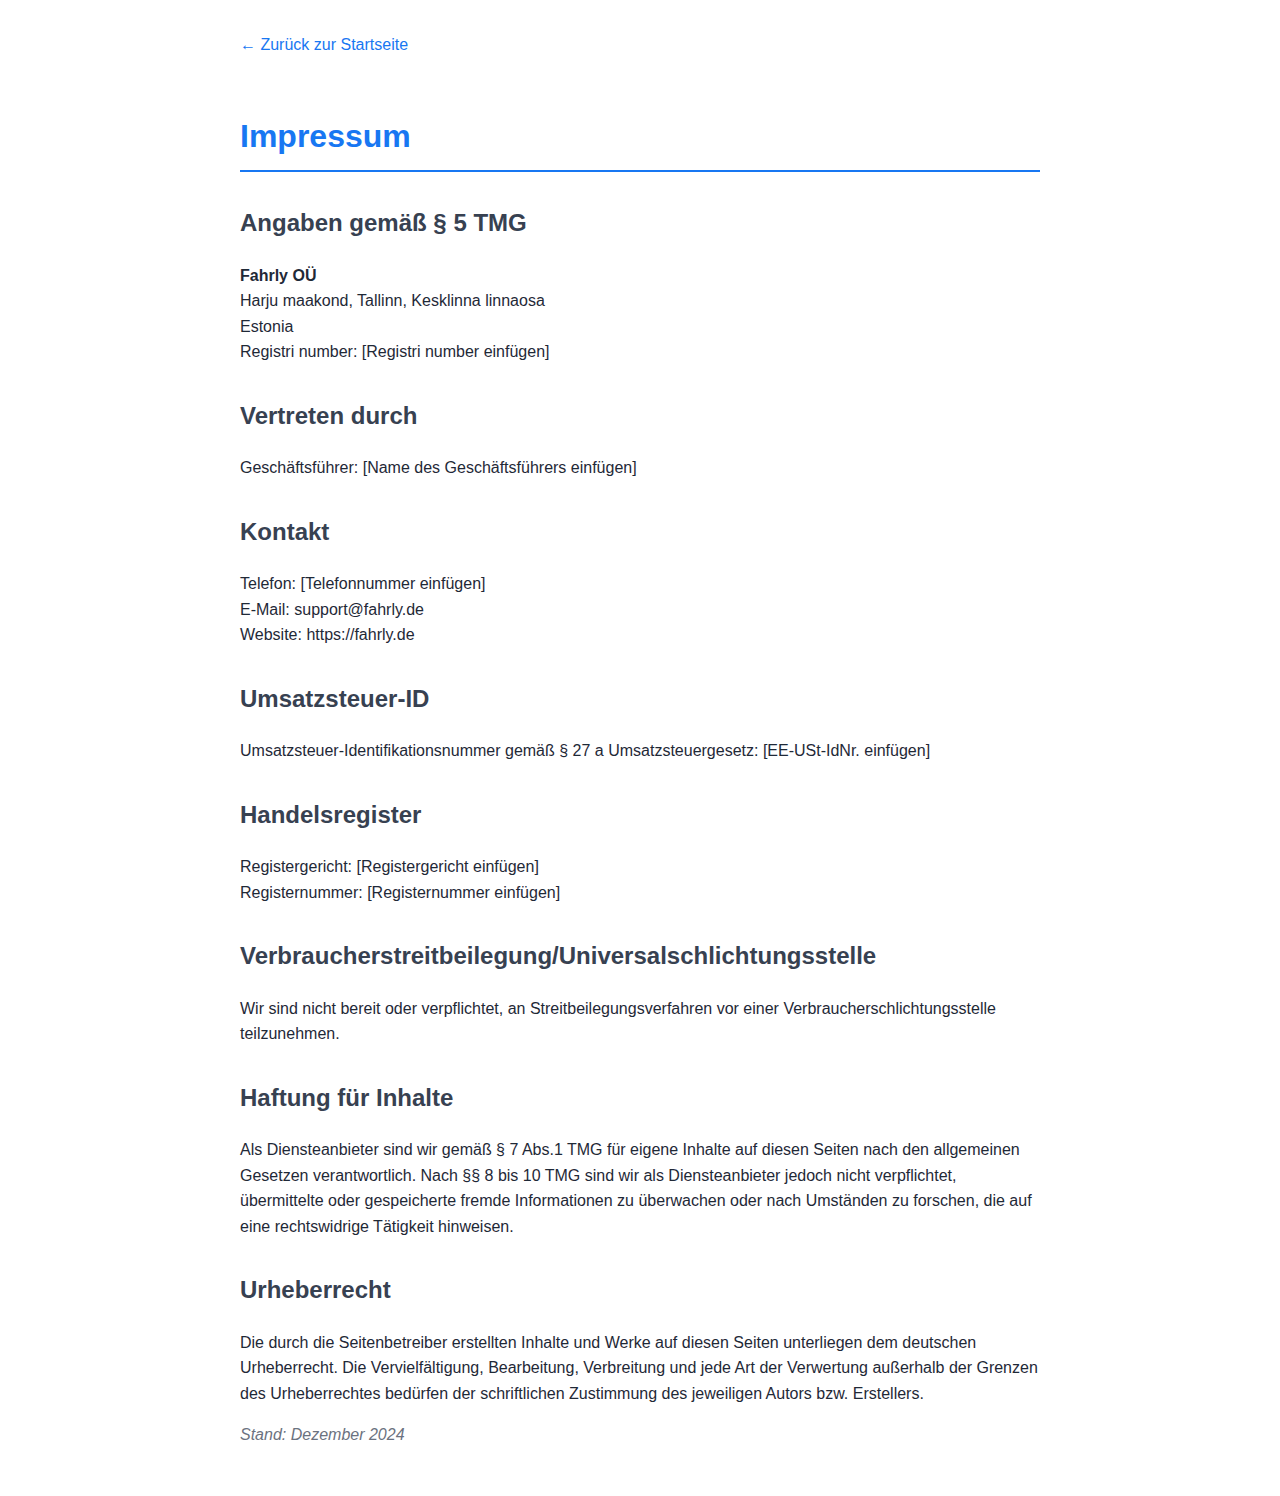
<file: impressum.html>
<!DOCTYPE html>
<html lang="de">
<head>
    <meta charset="UTF-8">
    <meta name="viewport" content="width=device-width, initial-scale=1.0">
    <title>Impressum - Fahrly</title>
    <link rel="stylesheet" href="css/legal.css">
</head>
<body>
    <a href="index.html" class="back-link">← Zurück zur Startseite</a>
    
    <h1>Impressum</h1>
    
    <h2>Angaben gemäß § 5 TMG</h2>
    <p>
        <strong>Fahrly OÜ</strong><br>
        Harju maakond, Tallinn, Kesklinna linnaosa<br>
        Estonia<br>
        Registri number: [Registri number einfügen]
    </p>
    
    <h2>Vertreten durch</h2>
    <p>Geschäftsführer: [Name des Geschäftsführers einfügen]</p>
    
    <h2>Kontakt</h2>
    <p>
        Telefon: [Telefonnummer einfügen]<br>
        E-Mail: support@fahrly.de<br>
        Website: https://fahrly.de
    </p>
    
    <h2>Umsatzsteuer-ID</h2>
    <p>Umsatzsteuer-Identifikationsnummer gemäß § 27 a Umsatzsteuergesetz: [EE-USt-IdNr. einfügen]</p>
    
    <h2>Handelsregister</h2>
    <p>Registergericht: [Registergericht einfügen]<br>
    Registernummer: [Registernummer einfügen]</p>
    
    <h2>Verbraucherstreitbeilegung/Universalschlichtungsstelle</h2>
    <p>Wir sind nicht bereit oder verpflichtet, an Streitbeilegungsverfahren vor einer Verbraucherschlichtungsstelle teilzunehmen.</p>
    
    <h2>Haftung für Inhalte</h2>
    <p>Als Diensteanbieter sind wir gemäß § 7 Abs.1 TMG für eigene Inhalte auf diesen Seiten nach den allgemeinen Gesetzen verantwortlich. Nach §§ 8 bis 10 TMG sind wir als Diensteanbieter jedoch nicht verpflichtet, übermittelte oder gespeicherte fremde Informationen zu überwachen oder nach Umständen zu forschen, die auf eine rechtswidrige Tätigkeit hinweisen.</p>
    
    <h2>Urheberrecht</h2>
    <p>Die durch die Seitenbetreiber erstellten Inhalte und Werke auf diesen Seiten unterliegen dem deutschen Urheberrecht. Die Vervielfältigung, Bearbeitung, Verbreitung und jede Art der Verwertung außerhalb der Grenzen des Urheberrechtes bedürfen der schriftlichen Zustimmung des jeweiligen Autors bzw. Erstellers.</p>
    
    <p><em>Stand: Dezember 2024</em></p>
</body>
</html>
</file>
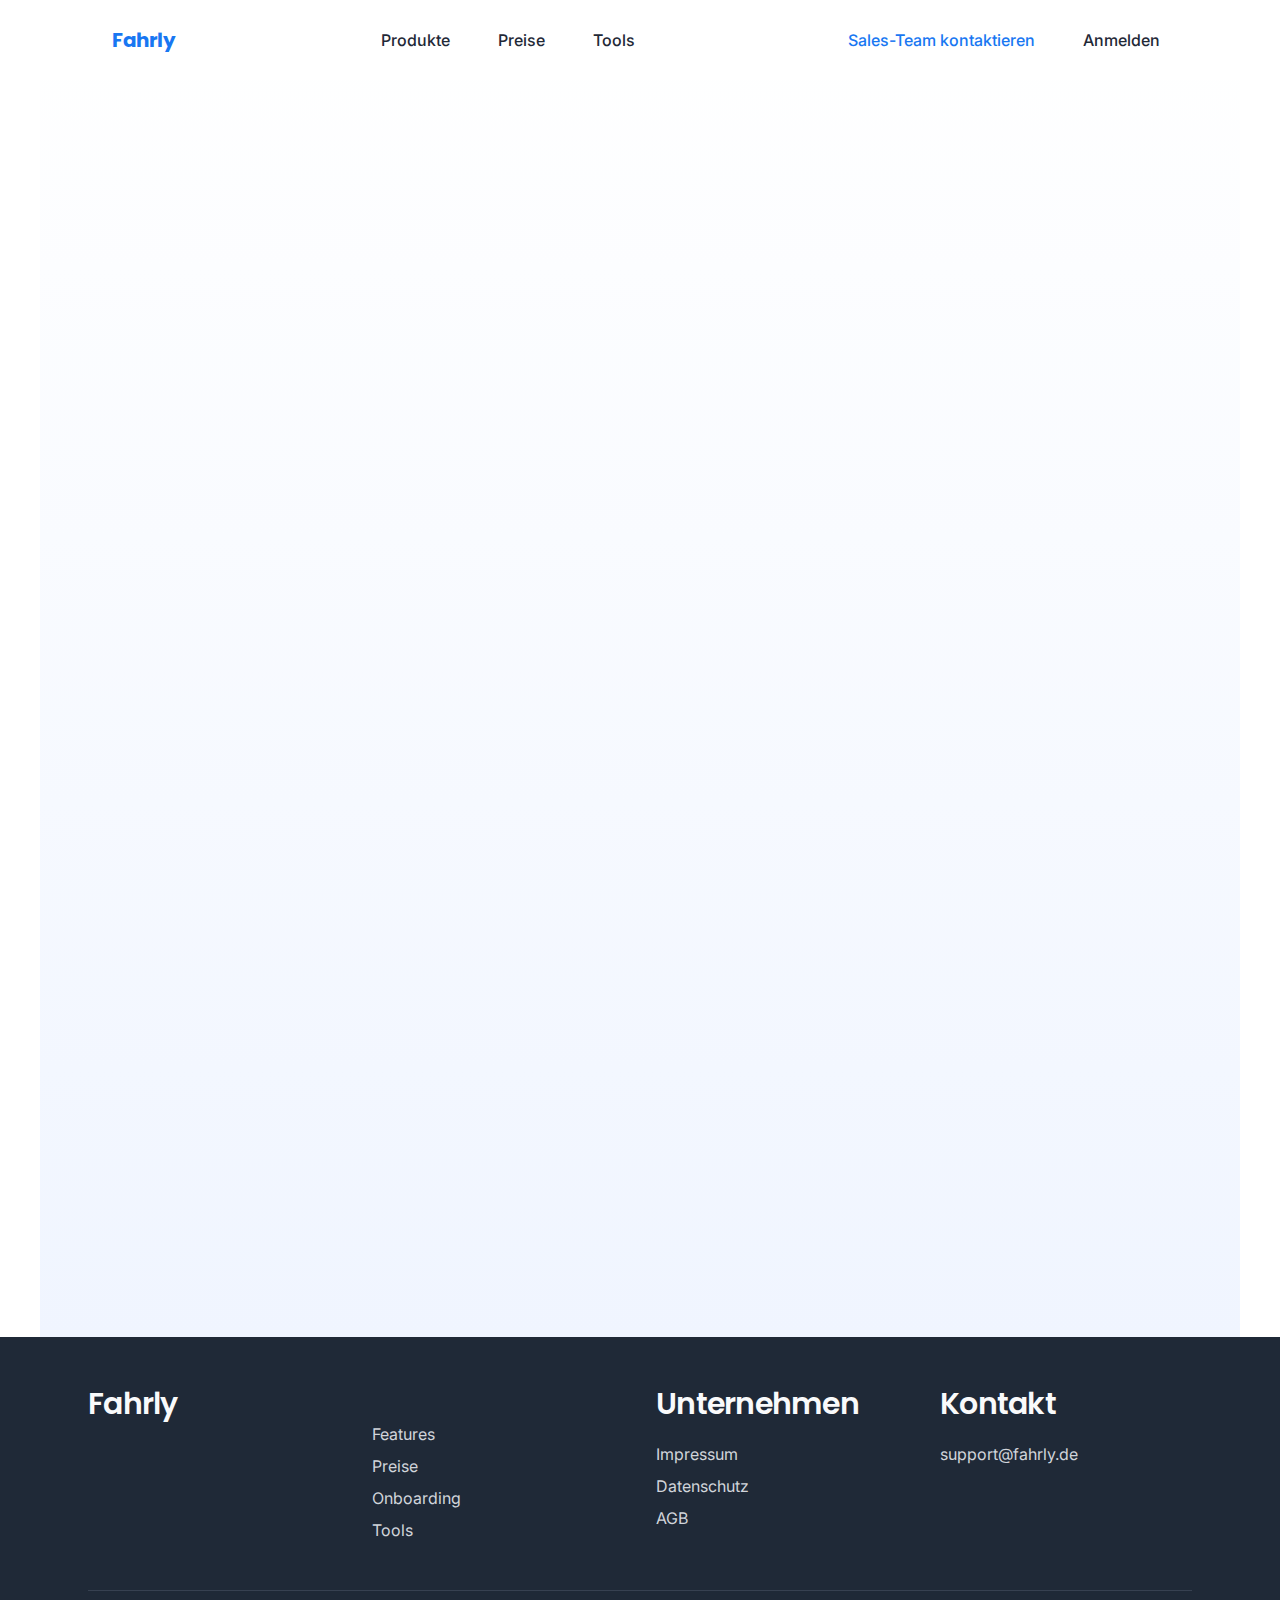
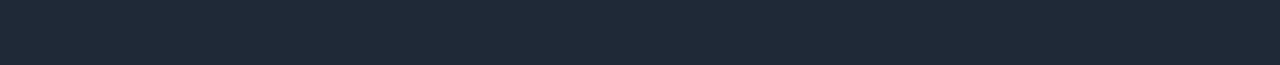
<file: tools.html>
<!DOCTYPE html>
<html lang="de">
<head>
    <meta charset="UTF-8">
    <meta name="viewport" content="width=device-width, initial-scale=1.0">
    <title>Fahrly - Gehaltsrechner</title>
    <link rel="stylesheet" href="css/main.css">
    <link rel="stylesheet" href="tools.css">
</head>
<body>
    <!-- Header -->
    <header class="header">
        <div class="container">
            <nav class="nav">
                <a href="index.html" class="logo">Fahrly</a>
                <div class="nav-left">
                    <a href="index.html#features" class="nav-link-blue desktop-link">Produkte</a>
                    <a href="index.html#pricing" class="nav-link-blue desktop-link">Preise</a>
                    <a href="tools.html" class="nav-link-blue desktop-link">Tools</a>
                </div>
                <div class="nav-right">
                    <a href="index.html#contact" class="nav-link-blue desktop-link nav-link-sales">Sales-Team kontaktieren</a>
                    <a href="index.html#pricing" class="nav-link-blue desktop-link">Anmelden</a>
                </div>
            </nav>
        </div>
    </header>
    
    <!-- Mobile Navigation -->
    <div class="mobile-nav-bar">
        <a href="index.html" class="mobile-logo">Fahrly</a>
        <button class="hamburger-menu" aria-label="Menü öffnen" aria-expanded="false" aria-controls="mobile-menu">
            <span></span>
            <span></span>
            <span></span>
        </button>
    </div>

    <!-- Mobile Menu Panel -->
    <div class="mobile-menu" id="mobile-menu">
        <button class="mobile-menu-close" aria-label="Menü schließen"></button>
        <div class="mobile-menu-links">
            <a href="index.html#features">Produkte</a>
            <a href="index.html#pricing">Preise</a>
            <a href="tools.html">Tools</a>
            <a href="index.html#contact" class="nav-link-sales">Sales-Team kontaktieren</a>
            <a href="index.html#pricing">Anmelden</a>
        </div>
    </div>

    <!-- Mobile Menu Overlay -->
    <div class="mobile-menu-overlay"></div>

    <!-- Main Content -->
    <main class="section-container">
        <div class="section-content">
            <div class="section-header fade-in">
                <h1 class="section-title">Gehaltsrechner</h1>
                <p class="section-description">Berechnen Sie schnell und einfach die Gehälter Ihrer Fahrer basierend auf Umsatz und individuellen Einstellungen. Laden Sie Ihre CSV-Datei hoch und erhalten Sie sofort eine detaillierte Übersicht.</p>
                <div class="header-stats">
                    <div class="stat">
                        <span class="stat-number">100%</span>
                        <span class="stat-label">Genauigkeit</span>
                    </div>
                    <div class="stat">
                        <span class="stat-number">< 1min</span>
                        <span class="stat-label">Bearbeitungszeit</span>
                    </div>
                    <div class="stat">
                        <span class="stat-number">DSGVO</span>
                        <span class="stat-label">Konform</span>
                    </div>
                </div>
            </div>
            <form id="calculator-form" class="calculator-form card p-lg rounded-lg shadow-md fade-in">
                <div class="form-grid">
                    <div class="input-group">
                        <label for="csv-file">CSV-Datei hochladen</label>
                        <div class="file-drop-zone" id="drop-zone">
                            <div class="drop-zone-content">
                                <div class="drop-zone-icon"></div>
                                <span class="drop-zone-text">CSV-Datei hier ablegen</span>
                                <span class="drop-zone-hint">oder klicken zum Auswählen</span>
                            </div>
                            <input type="file" id="csv-file" accept=".csv" required>
                        </div>
                        <p class="info-text">Wählen Sie die CSV-Datei mit den Fahrerdaten aus</p>
                        <div id="file-error" class="error-message"></div>
                    </div>

                    <div class="form-row">
                        <div class="input-group">
                            <label for="revenue-percentage">Umsatzanteil (%)</label>
                            <input type="number" id="revenue-percentage" min="0" max="100" step="0.1" required class="rounded-md">
                            <p class="info-text">Geben Sie den Prozentsatz des Umsatzes an</p>
                        </div>

                        <div class="checkbox-options">
                            <div class="input-group checkbox-group">
                                <label class="checkbox-label">
                                    <input type="checkbox" id="cash-handling" class="checkbox-input">
                                    <span class="checkbox-text">Fahrer behält Bargeld</span>
                                </label>
                            </div>

                            <div class="input-group checkbox-group">
                                <label class="checkbox-label">
                                    <input type="checkbox" id="tax-calculation" class="checkbox-input">
                                    <span class="checkbox-text">Mit 19% Mehrwertsteuer</span>
                                </label>
                            </div>
                        </div>
                    </div>
                </div>

                <button type="submit" class="cta-button w-full">Berechnen</button>
            </form>

            <div class="results fade-in mt-xl" id="results">
                <h3 class="text-xl font-bold mb-md">Ergebnisse</h3>
                <div class="result-table-wrapper card rounded-lg shadow-md">
                    <table class="result-table w-full">
                        <thead>
                            <tr>
                                <th>Fahrer</th>
                                <th>Gesamtumsatz</th>
                                <th>Gesamtumsatz (ohne Trinkgeld)</th>
                                <th>Bargeld</th>
                                <th>Trinkgeld</th>
                                <th>Basis Auszahlung</th>
                                <th>Finale Auszahlung</th>
                            </tr>
                        </thead>
                        <tbody id="results-body">
                            <!-- Results will be inserted here -->
                        </tbody>
                    </table>
                </div>
            </div>
        </div>
    </main>

    <!-- Footer -->
    <footer class="footer">
        <div class="container">
            <div class="footer-content">
                <div class="footer-section">
                    <h3>Fahrly</h3>
                    <p>Professionelle Flottenmanagement Software für Mietwagen Unternehmer im DACH-Raum.</p>
                </div>
                <div class="footer-section">
                    <h4>Produkte</h4>
                    <a href="#features">Features</a>
                    <a href="#pricing">Preise</a>
                    <a href="#onboarding">Onboarding</a>
                    <a href="tools.html">Tools</a>
                </div>
                <div class="footer-section">
                    <h3>Unternehmen</h3>
                    <a href="impressum.html">Impressum</a>
                    <a href="datenschutz.html">Datenschutz</a>
                    <a href="agb.html">AGB</a>
                </div>
                <div class="footer-section">
                    <h3>Kontakt</h3>
                    <a href="mailto:support@fahrly.de">support@fahrly.de</a>
                    <p>Fahrly OÜ<br>Estonia</p>
                </div>
            </div>
            <div class="footer-bottom">
                <p>&copy; 2024 Fahrly OÜ. Alle Rechte vorbehalten.</p>
            </div>
        </div>
    </footer>

    <script src="js/main.js"></script>
    <script src="tools.js"></script>
</body>
</html>
</file>
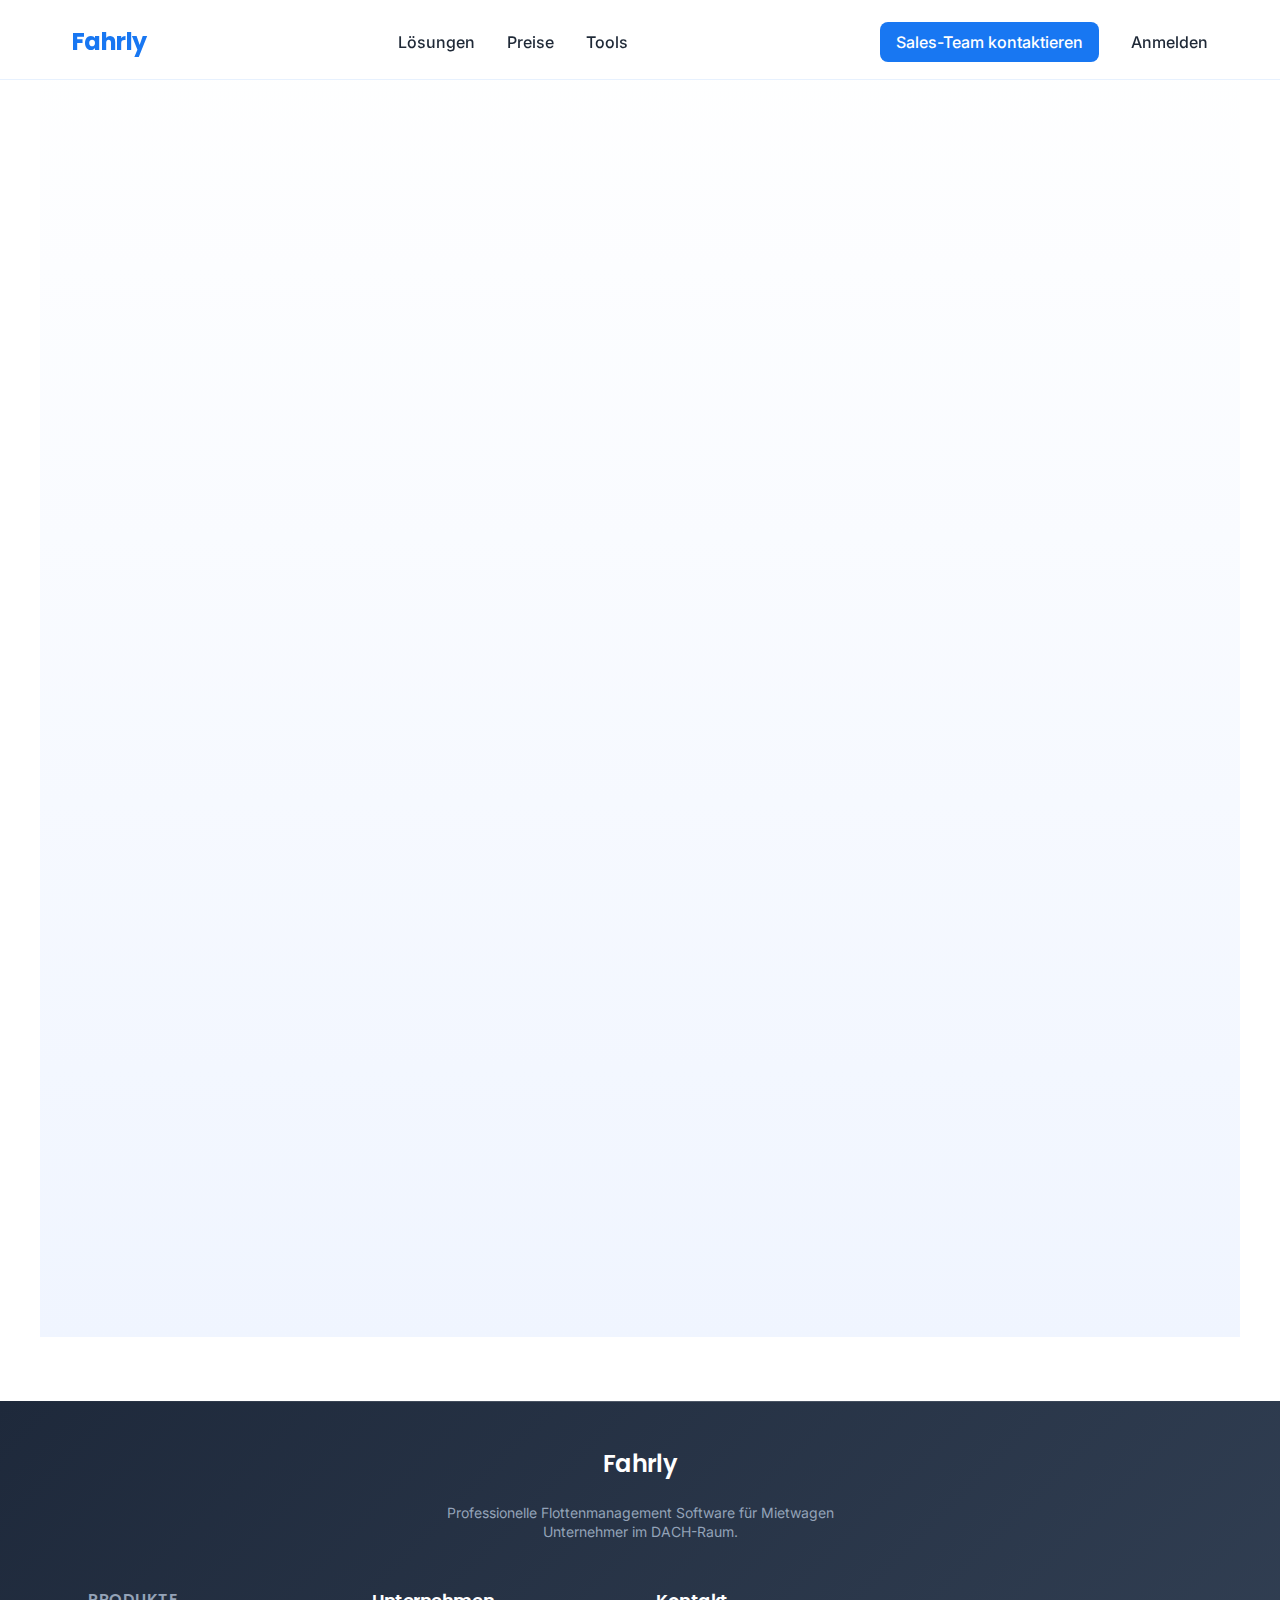
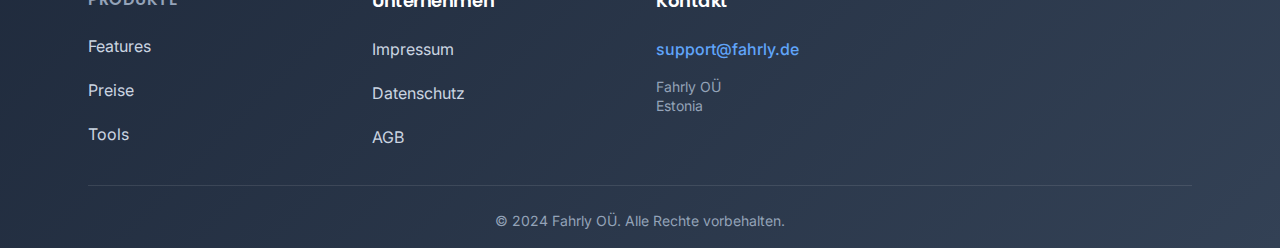
<file: tools/tools.html>
<!DOCTYPE html>
<html lang="de">
<head>
    <meta charset="UTF-8">
    <meta name="viewport" content="width=device-width, initial-scale=1.0">
    <title>Fahrly - Gehaltsrechner</title>
    <link rel="stylesheet" href="../css/main.css">
    <link rel="stylesheet" href="tools.css">
    <link rel="stylesheet" href="../components/navbar/navbar.css">
    <link rel="stylesheet" href="../components/footer/footer.css">
</head>
<body>
    <!-- Navigation -->
    <header class="header">
        <!-- Desktop Navigation -->
        <div class="container desktop-nav">
            <nav class="nav">
                <a href="../index.html" class="logo">Fahrly</a>
                <div class="nav-left">
                    <a href="../index.html#features" class="nav-link-blue desktop-link">Lösungen</a>
                    <a href="../index.html#pricing" class="nav-link-blue desktop-link">Preise</a>
                    <a href="tools.html" class="nav-link-blue desktop-link">Tools</a>
                </div>
                <div class="nav-right">
                    <a href="../index.html#contact" class="nav-link-blue desktop-link nav-link-sales">Sales-Team kontaktieren</a>
                    <a href="../index.html#pricing" class="nav-link-blue desktop-link">Anmelden</a>
                </div>
            </nav>
        </div>

        <!-- Mobile Navigation -->
        <div class="mobile-nav-bar">
            <a href="../index.html" class="mobile-logo">Fahrly</a>
            <button class="hamburger-menu" aria-label="Menü öffnen" aria-expanded="false" aria-controls="mobile-menu">
                <span></span>
                <span></span>
                <span></span>
            </button>
        </div>

        <!-- Mobile Menu Panel -->
        <div class="mobile-menu" id="mobile-menu">
            <button class="mobile-menu-close" aria-label="Menü schließen"></button>
            <div class="mobile-menu-links">
                <a href="../index.html#features">Lösungen</a>
                <a href="../index.html#pricing">Preise</a>
                <a href="tools.html">Tools</a>
                <a href="../index.html#contact" class="nav-link-sales">Sales-Team kontaktieren</a>
                <a href="../index.html#pricing">Anmelden</a>
            </div>
        </div>

        <!-- Mobile Menu Overlay -->
        <div class="mobile-menu-overlay"></div>
    </header>

    <!-- Main Content -->
    <main class="section-container">
        <div class="section-content">
            <div class="section-header fade-in">
                <h1 class="section-title">Gehaltsrechner</h1>
                <p class="section-description">Berechnen Sie schnell und einfach die Gehälter Ihrer Fahrer basierend auf Umsatz und individuellen Einstellungen. Laden Sie Ihre CSV-Datei hoch und erhalten Sie sofort eine detaillierte Übersicht.</p>
                <div class="header-stats">
                    <div class="stat">
                        <span class="stat-number">100%</span>
                        <span class="stat-label">Genauigkeit</span>
                    </div>
                    <div class="stat">
                        <span class="stat-number">< 1min</span>
                        <span class="stat-label">Bearbeitungszeit</span>
                    </div>
                    <div class="stat">
                        <span class="stat-number">DSGVO</span>
                        <span class="stat-label">Konform</span>
                    </div>
                </div>
            </div>
            <form id="calculator-form" class="calculator-form card p-lg rounded-lg shadow-md fade-in">
                <div class="form-grid">
                    <div class="input-group">
                        <label for="csv-file">CSV-Datei hochladen</label>
                        <div class="file-drop-zone" id="drop-zone">
                            <div class="drop-zone-content">
                                <div class="drop-zone-icon"></div>
                                <span class="drop-zone-text">CSV-Datei hier ablegen</span>
                                <span class="drop-zone-hint">oder klicken zum Auswählen</span>
                            </div>
                            <input type="file" id="csv-file" accept=".csv" required>
                        </div>
                        <p class="info-text">Wählen Sie die CSV-Datei mit den Fahrerdaten aus</p>
                        <div id="file-error" class="error-message"></div>
                    </div>

                    <div class="form-row">
                        <div class="input-group">
                            <label for="revenue-percentage">Umsatzanteil (%)</label>
                            <input type="number" id="revenue-percentage" min="0" max="100" step="0.1" required class="rounded-md">
                            <p class="info-text">Geben Sie den Prozentsatz des Umsatzes an</p>
                        </div>

                        <div class="checkbox-options">
                            <div class="input-group checkbox-group">
                                <label class="checkbox-label">
                                    <input type="checkbox" id="cash-handling" class="checkbox-input">
                                    <span class="checkbox-text">Fahrer behält Bargeld</span>
                                </label>
                            </div>

                            <div class="input-group checkbox-group">
                                <label class="checkbox-label">
                                    <input type="checkbox" id="tax-calculation" class="checkbox-input">
                                    <span class="checkbox-text">Mit 19% Mehrwertsteuer</span>
                                </label>
                            </div>
                        </div>
                    </div>
                </div>

                <button type="submit" class="cta-button w-full">Berechnen</button>
            </form>

            <div class="results fade-in mt-xl" id="results">
                <h3 class="text-xl font-bold mb-md">Ergebnisse</h3>
                <div class="result-table-wrapper card rounded-lg shadow-md">
                    <table class="result-table w-full">
                        <thead>
                            <tr>
                                <th>Fahrer</th>
                                <th>Gesamtumsatz</th>
                                <th>Gesamtumsatz (ohne Trinkgeld)</th>
                                <th>Bargeld</th>
                                <th>Trinkgeld</th>
                                <th>Basis Auszahlung</th>
                                <th>Finale Auszahlung</th>
                            </tr>
                        </thead>
                        <tbody id="results-body">
                            <!-- Results will be inserted here -->
                        </tbody>
                    </table>
                </div>
            </div>
        </div>
    </main>

    <!-- Footer Component -->
    <div id="footer-container"></div>

    <script src="../components/navbar/navbar.js"></script>
    <script src="../components/footer/include-footer.js"></script>
    <script src="tools.js"></script>
</body>
</html>
</file>
<file: css/main.css>
/* Main CSS - Imports all modular components */

/* Fonts - Load first for optimal performance */
@import url('fonts.css');

/* Critical CSS - Load immediately */
@import url('critical.css');

/* Component CSS - Load after critical */
@import url('navigationbar.css');
@import url('buttons.css');
@import url('hero.css');
@import url('content-sections.css');

/* Non-critical CSS - Load lazily */
@import url('non-critical.css');

/* ===== LEGACY CLASS COMPATIBILITY ===== */
/* Maintain compatibility with existing HTML class names */

/* Grid compatibility */
.grid-2 {
  display: grid;
  grid-template-columns: 1fr;
  gap: var(--spacing-2xl);
  align-items: center;
}

@media (min-width: 768px) {
  .grid-2 {
    grid-template-columns: 1fr 1fr;
  }
}

/* Steps compatibility */
.steps {
  display: grid;
  grid-template-columns: repeat(auto-fit, minmax(200px, 1fr));
  gap: var(--spacing-xl);
  margin-top: var(--spacing-2xl);
}

.step {
  text-align: left;
  padding: var(--spacing-xl);
}

/* Header divider compatibility */
.header-divider {
  display: none;
}

/* ===== PERFORMANCE OPTIMIZATIONS ===== */
/* Optimize for paint and layout */
.nav-links,
.hamburger-box span,
.mobile-cta,
.nav-links.open .nav-link-blue {
  will-change: transform, opacity;
}

/* ===== ACCESSIBILITY ENHANCEMENTS ===== */
/* Ensure focus indicators are visible */
.nav-link-blue:focus-visible,
.desktop-link:focus-visible,
.cta-button:focus-visible,
.mobile-cta:focus-visible,
.hamburger:focus-visible,
.close-nav:focus-visible {
  outline: 2px solid var(--primary-color);
  outline-offset: 2px;
}

/* ===== PRINT STYLES ===== */
@media print {
  .header,
  .nav,
  .hamburger,
  .mobile-cta,
  .nav-links {
    display: none !important;
  }
  
  .hero,
  .section {
    padding: 1rem 0;
  }
  
  .cta-button {
    background: var(--text-primary) !important;
    color: white !important;
    border: 1px solid var(--text-primary) !important;
  }
}
</file>
<file: components/navbar/navbar.css>
/* Navbar Component Styles */

/* ===== HEADER STYLES ===== */
.header {
    position: fixed;
    top: 0;
    left: 0;
    right: 0;
    background: rgba(255, 255, 255, 0.95);
    backdrop-filter: blur(10px);
    border-bottom: 1px solid rgba(24, 119, 242, 0.1);
    z-index: 1000;
    transition: all 0.3s ease;
}

.header.scrolled {
    background: rgba(255, 255, 255, 0.98);
    box-shadow: 0 2px 20px rgba(0, 0, 0, 0.1);
}

/* ===== DESKTOP NAVIGATION ===== */
.desktop-nav {
    display: flex;
    align-items: center;
    justify-content: space-between;
    padding: 1rem 0;
    min-height: 70px;
}

.nav {
    display: flex;
    align-items: center;
    justify-content: space-between;
    width: 100%;
    max-width: 1200px;
    margin: 0 auto;
    padding: 0 2rem;
    height: 100%;
}

.logo {
    font-size: 1.5rem;
    font-weight: 700;
    color: var(--primary-color);
    text-decoration: none;
    transition: color 0.3s ease;
    display: flex;
    align-items: center;
    height: 100%;
    padding: 0.5rem 0;
}

.logo:hover {
    color: var(--primary-hover);
}

.nav-left,
.nav-right {
    display: flex;
    align-items: center;
    justify-content: center;
    gap: 2rem;
    height: 100%;
}

.nav-link-blue {
    color: var(--text-primary);
    text-decoration: none;
    font-weight: 500;
    transition: color 0.3s ease;
    position: relative;
    display: flex;
    align-items: center;
    height: 100%;
    padding: 0.5rem 0;
}

.nav-link-blue:hover {
    color: var(--primary-color);
}

.nav-link-blue.active {
    color: var(--primary-color);
}

.nav-link-blue.active::after {
    content: '';
    position: absolute;
    bottom: -5px;
    left: 0;
    width: 100%;
    height: 2px;
    background: var(--primary-color);
    border-radius: 1px;
}

.nav-link-sales {
    background: var(--primary-color);
    color: white !important;
    padding: 0.5rem 1rem;
    border-radius: 0.5rem;
    transition: all 0.3s ease;
    display: flex;
    align-items: center;
    height: 100%;
}

.nav-link-sales:hover {
    background: var(--primary-hover);
    transform: translateY(-1px);
}

/* ===== MOBILE NAVIGATION ===== */
.mobile-nav-bar {
    display: none;
    align-items: center;
    justify-content: space-between;
    padding: 1rem 2rem;
    background: white;
    border-bottom: 1px solid rgba(24, 119, 242, 0.1);
}



.mobile-logo {
    font-size: 1.25rem;
    font-weight: 700;
    color: var(--primary-color);
    text-decoration: none;
}

.hamburger-menu {
    display: flex;
    flex-direction: column;
    justify-content: space-around;
    width: 30px;
    height: 25px;
    background: transparent;
    border: none;
    cursor: pointer;
    padding: 0;
    z-index: 10;
    position: relative;
}

.hamburger-menu:hover {
    background: rgba(0, 0, 0, 0.05);
    border-radius: 4px;
}

.hamburger-menu span {
    width: 100%;
    height: 3px;
    background: var(--text-primary);
    border-radius: 2px;
    transition: all 0.3s ease;
    transform-origin: center;
}

.hamburger-menu[aria-expanded="true"] span:nth-child(1) {
    transform: rotate(45deg) translate(6px, 6px);
}

.hamburger-menu[aria-expanded="true"] span:nth-child(2) {
    opacity: 0;
}

.hamburger-menu[aria-expanded="true"] span:nth-child(3) {
    transform: rotate(-45deg) translate(6px, -6px);
}

/* ===== MOBILE MENU ===== */
.mobile-menu {
    position: fixed;
    top: 0;
    right: -100%;
    width: 300px;
    height: 100vh;
    background: white;
    box-shadow: -5px 0 20px rgba(0, 0, 0, 0.1);
    z-index: 1001;
    transition: right 0.3s ease;
    padding: 5rem 2rem 2rem;
    overflow-y: auto;
    display: block;
}

.mobile-menu.active {
    right: 0;
    display: block;
}

.mobile-menu-close {
    position: absolute;
    top: 1rem;
    right: 1rem;
    background: none;
    border: none;
    font-size: 1.5rem;
    cursor: pointer;
    color: var(--text-primary);
    padding: 0.5rem;
    border-radius: 50%;
    transition: background-color 0.3s ease;
}

.mobile-menu-close:hover {
    background: rgba(0, 0, 0, 0.05);
}

.mobile-menu-links {
    display: flex;
    flex-direction: column;
    gap: 1rem;
    margin-top: 2rem;
}

.mobile-menu-links a {
    color: var(--text-primary);
    text-decoration: none;
    font-weight: 500;
    padding: 0.75rem 0;
    border-bottom: 1px solid rgba(0, 0, 0, 0.05);
    transition: color 0.3s ease;
}

.mobile-menu-links a:hover {
    color: var(--primary-color);
}

.mobile-menu-links .nav-link-sales {
    background: var(--primary-color);
    color: white !important;
    padding: 0.75rem 1rem;
    border-radius: 0.5rem;
    text-align: center;
    margin-top: 1rem;
}

.mobile-menu-links .nav-link-sales:hover {
    background: var(--primary-hover);
}

/* ===== MOBILE MENU OVERLAY ===== */
.mobile-menu-overlay {
    position: fixed;
    top: 0;
    left: 0;
    width: 100%;
    height: 100%;
    background: rgba(0, 0, 0, 0.5);
    z-index: 1000;
    opacity: 0;
    visibility: hidden;
    transition: all 0.3s ease;
}

.mobile-menu-overlay.active {
    opacity: 1;
    visibility: visible;
}

/* ===== RESPONSIVE DESIGN ===== */
@media (max-width: 768px) {
    .desktop-nav {
        display: none;
    }

    .mobile-nav-bar {
        display: flex;
    }

    .mobile-menu {
        width: 280px;
    }
}

@media (max-width: 480px) {
    .mobile-menu {
        width: 100%;
        right: -100%;
    }

    .mobile-menu.active {
        right: 0;
    }
}

/* ===== BODY SCROLL LOCK ===== */
body.menu-open {
    overflow: hidden;
}

/* ===== ANIMATIONS ===== */
@keyframes slideIn {
    from {
        opacity: 0;
        transform: translateY(-10px);
    }
    to {
        opacity: 1;
        transform: translateY(0);
    }
}

.mobile-menu-links a {
    animation: slideIn 0.3s ease forwards;
}

.mobile-menu-links a:nth-child(1) { animation-delay: 0.1s; }
.mobile-menu-links a:nth-child(2) { animation-delay: 0.2s; }
.mobile-menu-links a:nth-child(3) { animation-delay: 0.3s; }
.mobile-menu-links a:nth-child(4) { animation-delay: 0.4s; }
.mobile-menu-links a:nth-child(5) { animation-delay: 0.5s; }
</file>
<file: components/footer/footer.css>
/* Footer Component Styles */

/* ===== FOOTER STYLES ===== */
.footer {
    background: linear-gradient(135deg, #1e293b 0%, #334155 100%);
    color: white;
    padding: 3rem 0 1rem;
    margin-top: 4rem;
    position: relative;
}

.footer::before {
    content: '';
    position: absolute;
    top: 0;
    left: 0;
    right: 0;
    height: 1px;
    background: linear-gradient(90deg, transparent 0%, rgba(255, 255, 255, 0.2) 50%, transparent 100%);
}

/* ===== FOOTER CONTENT ===== */
.footer-content {
    display: grid;
    grid-template-columns: repeat(auto-fit, minmax(250px, 1fr));
    gap: 2rem;
    margin-bottom: 2rem;
}

.footer-section {
    display: flex;
    flex-direction: column;
    gap: 0.75rem;
}

.footer-section h3,
.footer-section h4 {
    color: white;
    font-weight: 600;
    margin-bottom: 0.5rem;
    font-size: 1.125rem;
}

.footer-section h4 {
    font-size: 1rem;
    text-transform: uppercase;
    letter-spacing: 0.5px;
    color: #94a3b8;
}

.footer-section p {
    color: #cbd5e1;
    line-height: 1.6;
    margin: 0;
}

.footer-section a {
    color: #cbd5e1;
    text-decoration: none;
    transition: color 0.3s ease;
    display: inline-block;
    padding: 0.25rem 0;
}

.footer-section a:hover {
    color: white;
    transform: translateX(4px);
}

/* ===== FOOTER BOTTOM ===== */
.footer-bottom {
    border-top: 1px solid rgba(255, 255, 255, 0.1);
    padding-top: 1.5rem;
    text-align: center;
}

.footer-bottom p {
    color: #94a3b8;
    font-size: 0.875rem;
    margin: 0;
}

/* ===== RESPONSIVE DESIGN ===== */
@media (max-width: 768px) {
    .footer {
        padding: 2rem 0 1rem;
        margin-top: 2rem;
    }

    .footer-content {
        grid-template-columns: 1fr;
        gap: 1.5rem;
        text-align: center;
    }

    .footer-section {
        align-items: center;
    }

    .footer-section a:hover {
        transform: translateY(-2px);
    }
}

@media (max-width: 480px) {
    .footer {
        padding: 1.5rem 0 1rem;
    }

    .footer-content {
        gap: 1rem;
    }

    .footer-section h3,
    .footer-section h4 {
        font-size: 1rem;
    }

    .footer-section p {
        font-size: 0.875rem;
    }
}

/* ===== ANIMATIONS ===== */
.footer-section a {
    position: relative;
    overflow: hidden;
}

.footer-section a::after {
    content: '';
    position: absolute;
    bottom: 0;
    left: 0;
    width: 0;
    height: 1px;
    background: white;
    transition: width 0.3s ease;
}

.footer-section a:hover::after {
    width: 100%;
}

/* ===== SPECIAL STYLES ===== */
.footer-section:first-child {
    grid-column: 1 / -1;
    text-align: center;
    margin-bottom: 1rem;
}

.footer-section:first-child h3 {
    font-size: 1.5rem;
    margin-bottom: 0.75rem;
}

.footer-section:first-child p {
    max-width: 400px;
    margin: 0 auto;
}

/* ===== EMAIL LINK STYLES ===== */
.footer-section a[href^="mailto:"] {
    color: #60a5fa;
    font-weight: 500;
}

.footer-section a[href^="mailto:"]:hover {
    color: #93c5fd;
}

/* ===== COMPANY ADDRESS ===== */
.footer-section p:last-child {
    font-size: 0.875rem;
    color: #94a3b8;
    line-height: 1.4;
}
</file>
<file: css/legal.css>
/* Legal Pages Styles - Impressum, Datenschutz, AGB */

body {
    font-family: -apple-system, BlinkMacSystemFont, 'Segoe UI', Roboto, sans-serif;
    line-height: 1.6;
    color: #1f2937;
    max-width: 800px;
    margin: 0 auto;
    padding: 2rem;
}

h1 {
    color: #1877F2;
    border-bottom: 2px solid #1877F2;
    padding-bottom: 0.5rem;
}

h2 {
    color: #374151;
    margin-top: 2rem;
}

h3 {
    color: #4b5563;
    margin-top: 1.5rem;
}

.back-link {
    display: inline-block;
    margin-bottom: 2rem;
    color: #1877F2;
    text-decoration: none;
}

.back-link:hover {
    text-decoration: underline;
}

ul {
    margin-left: 1.5rem;
}

li {
    margin-bottom: 0.5rem;
}

p {
    margin-bottom: 1rem;
}

strong {
    font-weight: 600;
}

em {
    font-style: italic;
    color: #6b7280;
}
</file>
<file: css/datenschutz.css>
/* Datenschutz Page Styles */

/* Main Content Container */
.datenschutz-container {
    max-width: 800px;
    margin: 0 auto;
    padding: 2rem 1rem;
    line-height: 1.6;
    color: #374151;
    margin-top: 80px; /* Account for fixed navbar */
}

/* Page Header */
.datenschutz-header {
    text-align: center;
    margin-bottom: 3rem;
    padding-bottom: 2rem;
    border-bottom: 2px solid #e5e7eb;
}

.datenschutz-header h1 {
    font-size: 2.5rem;
    font-weight: 700;
    color: #1f2937;
    margin-bottom: 1rem;
    background: linear-gradient(135deg, #1877F2, #0ea5e9);
    -webkit-background-clip: text;
    -webkit-text-fill-color: transparent;
    background-clip: text;
}

.datenschutz-header p {
    font-size: 1.125rem;
    color: #6b7280;
    max-width: 600px;
    margin: 0 auto;
}

/* Section Styling */
.datenschutz-section {
    margin-bottom: 3rem;
    padding: 2rem;
    background: #ffffff;
    border-radius: 12px;
    box-shadow: 0 1px 3px rgba(0, 0, 0, 0.1);
    border: 1px solid #e5e7eb;
    transition: all 0.3s ease;
}

.datenschutz-section:hover {
    box-shadow: 0 4px 12px rgba(0, 0, 0, 0.15);
    transform: translateY(-2px);
}

.datenschutz-section h2 {
    font-size: 1.5rem;
    font-weight: 600;
    color: #1f2937;
    margin-bottom: 1.5rem;
    padding-bottom: 0.5rem;
    border-bottom: 2px solid #1877F2;
    position: relative;
}

.datenschutz-section h2::before {
    content: '';
    position: absolute;
    bottom: -2px;
    left: 0;
    width: 50px;
    height: 2px;
    background: linear-gradient(90deg, #1877F2, #0ea5e9);
}

.datenschutz-section h3 {
    font-size: 1.25rem;
    font-weight: 600;
    color: #374151;
    margin: 1.5rem 0 1rem 0;
}

/* Paragraph Styling */
.datenschutz-section p {
    margin-bottom: 1rem;
    line-height: 1.7;
    color: #4b5563;
}

.datenschutz-section p:last-child {
    margin-bottom: 0;
}

/* List Styling */
.datenschutz-section ul {
    margin: 1rem 0;
    padding-left: 1.5rem;
}

.datenschutz-section li {
    margin-bottom: 0.5rem;
    line-height: 1.6;
    color: #4b5563;
    position: relative;
}

.datenschutz-section li::marker {
    color: #1877F2;
    font-weight: 600;
}

/* Contact Information */
.contact-info {
    background: linear-gradient(135deg, #f8fafc, #f1f5f9);
    border-left: 4px solid #1877F2;
    padding: 1.5rem;
    margin: 1.5rem 0;
    border-radius: 8px;
}

.contact-info p {
    margin: 0.5rem 0;
    font-weight: 500;
}

.contact-info a {
    color: #1877F2;
    text-decoration: none;
    font-weight: 600;
    transition: color 0.3s ease;
}

.contact-info a:hover {
    color: #0ea5e9;
    text-decoration: underline;
}

/* Company Information */
.company-info {
    background: #f8fafc;
    padding: 1.5rem;
    border-radius: 8px;
    margin: 1.5rem 0;
    border: 1px solid #e2e8f0;
}

.company-info strong {
    color: #1f2937;
    font-weight: 600;
}

/* Rights Section */
.rights-section ul {
    list-style: none;
    padding-left: 0;
}

.rights-section li {
    padding: 0.75rem 0;
    border-bottom: 1px solid #e5e7eb;
    position: relative;
    padding-left: 2rem;
}

.rights-section li:last-child {
    border-bottom: none;
}

.rights-section li::before {
    content: '✓';
    position: absolute;
    left: 0;
    color: #10b981;
    font-weight: bold;
    font-size: 1.1rem;
}

/* Data Collection Section */
.data-collection {
    background: linear-gradient(135deg, #f0f9ff, #e0f2fe);
    border: 1px solid #bae6fd;
    border-radius: 8px;
    padding: 1.5rem;
    margin: 1.5rem 0;
}

.data-collection h3 {
    color: #0369a1;
    margin-top: 0;
}

/* Security Section */
.security-section {
    background: linear-gradient(135deg, #fef3c7, #fde68a);
    border: 1px solid #fbbf24;
    border-radius: 8px;
    padding: 1.5rem;
    margin: 1.5rem 0;
}

.security-section h3 {
    color: #92400e;
    margin-top: 0;
}

/* Footer Note */
.footer-note {
    text-align: center;
    margin-top: 3rem;
    padding: 2rem;
    background: #f9fafb;
    border-radius: 12px;
    border: 1px solid #e5e7eb;
}

.footer-note em {
    color: #6b7280;
    font-style: italic;
    font-size: 0.9rem;
}

/* Responsive Design */
@media (max-width: 768px) {
    .datenschutz-container {
        padding: 1rem;
    }
    
    .datenschutz-header h1 {
        font-size: 2rem;
    }
    
    .datenschutz-section {
        padding: 1.5rem;
        margin-bottom: 2rem;
    }
    
    .datenschutz-section h2 {
        font-size: 1.25rem;
    }
    
    .datenschutz-section h3 {
        font-size: 1.125rem;
    }
}

@media (max-width: 480px) {
    .datenschutz-header h1 {
        font-size: 1.75rem;
    }
    
    .datenschutz-section {
        padding: 1rem;
    }
    
    .contact-info,
    .company-info,
    .data-collection,
    .security-section {
        padding: 1rem;
    }
}

/* Print Styles */
@media print {
    .datenschutz-section {
        box-shadow: none;
        border: 1px solid #000;
        page-break-inside: avoid;
    }
    
    .datenschutz-header h1 {
        background: none;
        -webkit-text-fill-color: #000;
        color: #000;
    }
}
</file>
<file: tools.css>
/* Tools Page Styles */

/* ===== SECTION LAYOUT ===== */
.section-container {
    padding: calc(var(--nav-height) + var(--spacing-3xl)) 0 var(--spacing-3xl);
    background: linear-gradient(180deg, #ffffff 0%, #f0f5ff 100%);
    min-height: 100vh;
    display: flex;
    align-items: flex-start;
    justify-content: center;
}

/* ===== CALCULATOR FORM ===== */
.calculator-form {
    background: white;
    padding: var(--spacing-2xl);
    border-radius: var(--radius-lg);
    box-shadow: 0 4px 20px rgba(24, 119, 242, 0.08);
    max-width: 800px;
    margin: 0 auto;
    position: relative;
}

.calculator-form::before {
    content: '';
    position: absolute;
    top: 0;
    left: 0;
    width: 6px;
    height: 100%;
    background: var(--primary-color);
}

.form-grid {
    display: grid;
    gap: var(--spacing-md);
    margin-bottom: var(--spacing-md);
}

/* ===== INPUT STYLES ===== */
.input-group {
    display: flex;
    flex-direction: column;
    gap: var(--spacing-xs);
}

.input-group label {
    font-weight: 500;
    color: var(--text-primary);
}

/* File Input Styling */
.file-drop-zone {
    position: relative;
    padding: var(--spacing-md);
    border: 2px dashed var(--border-light);
    border-radius: var(--radius-md);
    background: var(--background);
    transition: all var(--transition-base);
    text-align: center;
    cursor: pointer;
}

.file-drop-zone.drag-over {
    background: rgba(24, 119, 242, 0.05);
    border-color: var(--primary-color);
    box-shadow: 0 0 0 3px var(--border-primary);
}

.file-drop-zone input[type="file"] {
    position: absolute;
    top: 0;
    left: 0;
    width: 100%;
    height: 100%;
    opacity: 0;
    cursor: pointer;
}

.drop-zone-content {
    display: flex;
    align-items: center;
    justify-content: center;
    gap: var(--spacing-sm);
}

.drop-zone-icon {
    width: 32px;
    height: 32px;
    background: var(--primary-color);
    border-radius: 50%;
    display: flex;
    align-items: center;
    justify-content: center;
}

.drop-zone-icon::before {
    content: '↑';
    color: white;
    font-size: 20px;
}

.drop-zone-text {
    font-weight: 500;
    color: var(--text-primary);
}

.drop-zone-hint {
    font-size: var(--font-size-sm);
    color: var(--text-secondary);
}

/* Input Styles */
.input-group input[type="file"],
.input-group input:not([type="checkbox"]):not([type="file"]),
.input-group select {
    width: 100%;
    padding: var(--spacing-md);
    border: 2px solid var(--border-light);
    border-radius: var(--radius-md);
    font-size: var(--font-size-base);
    background: var(--background);
    color: var(--text-primary);
    transition: all var(--transition-base);
}

.input-group input[type="file"]::-webkit-file-upload-button,
.input-group input[type="file"]::file-selector-button {
    background: var(--primary-color);
    color: white;
    padding: var(--spacing-sm) var(--spacing-md);
    border: none;
    border-radius: var(--radius-sm);
    margin-right: var(--spacing-md);
    font-weight: 500;
    cursor: pointer;
    transition: all var(--transition-base);
}

.input-group input[type="file"]::-webkit-file-upload-button:hover,
.input-group input[type="file"]::file-selector-button:hover {
    background: var(--primary-hover);
}

.input-group input:focus,
.input-group select:focus {
    outline: none;
    border-color: var(--primary-color);
    box-shadow: 0 0 0 3px var(--border-primary);
}

/* ===== CHECKBOX STYLES ===== */
.checkbox-group {
    margin: var(--spacing-xs) 0;
}

.checkbox-label {
    display: flex;
    align-items: center;
    gap: var(--spacing-sm);
    cursor: pointer;
}

.checkbox-input {
    width: 18px;
    height: 18px;
    margin: 0;
}

.checkbox-text {
    font-size: var(--font-size-base);
    color: var(--text-primary);
}

.info-text {
    font-size: var(--font-size-sm);
    color: var(--text-secondary);
    margin: 0;
}

/* ===== RESULTS SECTION ===== */
.results {
    background: white;
    padding: var(--spacing-2xl);
    border-radius: var(--radius-lg);
    box-shadow: 0 4px 20px rgba(24, 119, 242, 0.08);
    opacity: 0;
    transform: translateY(20px);
    transition: all var(--transition-base);
}

.results.visible {
    opacity: 1;
    transform: translateY(0);
}

.results h3 {
    color: var(--primary-color);
    font-size: var(--font-size-2xl);
    font-weight: 700;
    margin-bottom: var(--spacing-xl);
}

/* ===== TABLE STYLES ===== */
.result-table-wrapper {
    overflow-x: auto;
    position: relative;
    margin-top: var(--spacing-md);
}

.result-table {
    width: 100%;
    min-width: 800px;
    border-collapse: separate;
    border-spacing: 0;
}

.result-table th,
.result-table td {
    padding: var(--spacing-md) var(--spacing-lg);
    text-align: right;
    border-bottom: 1px solid var(--border-light);
    background: white;
}

.result-table th {
    background: var(--primary-color);
    color: white;
    font-weight: 600;
    text-transform: uppercase;
    font-size: var(--font-size-sm);
    letter-spacing: 0.5px;
    white-space: nowrap;
}

.result-table th:first-child,
.result-table td:first-child {
    position: sticky;
    left: 0;
    text-align: left;
    background: white;
    border-right: 2px solid var(--border-light);
    box-shadow: 6px 0 5px -5px rgba(0, 0, 0, 0.1);
    z-index: 1;
}

.result-table th:first-child {
    color: var(--text-primary);
    z-index: 2;
}

.result-table td:first-child {
    font-weight: 500;
}

.result-table tr:hover td {
    background: var(--gray-100);
}

/* ===== AMOUNT STYLING ===== */
.amount-column {
    font-family: 'SF Mono', SFMono-Regular, Consolas, monospace;
    font-weight: 500;
    white-space: nowrap;
}

.positive-cash { color: #10b981; }
.negative-cash { color: #ef4444; }
.base-amount { color: var(--primary-color); }
.final-amount { color: #10b981; }

.error-message {
    color: #ef4444;
    margin-top: var(--spacing-xs);
    font-size: var(--font-size-sm);
    display: none;
    padding: var(--spacing-sm);
    background: #fee2e2;
    border-radius: var(--radius-sm);
}

/* Form Layout */
.form-row {
    display: grid;
    grid-template-columns: 1fr auto;
    gap: var(--spacing-lg);
    align-items: start;
}

.checkbox-options {
    display: flex;
    flex-direction: column;
    gap: var(--spacing-xs);
    padding-top: calc(24px + var(--spacing-xs));
}

/* Section Header Styles */
.section-header {
    text-align: center;
    margin-bottom: var(--spacing-2xl);
    max-width: 800px;
    margin-left: auto;
    margin-right: auto;
    position: relative;
    padding-top: var(--spacing-xl);
}

.section-header::before {
    content: '€';
    position: absolute;
    top: -40px;
    left: 50%;
    transform: translateX(-50%);
    font-size: 64px;
    color: var(--primary-color);
    opacity: 0.1;
    font-weight: bold;
}

.section-title {
    font-size: 2.5rem;
    font-weight: 700;
    color: var(--text-dark);
    margin-bottom: var(--spacing-md);
    position: relative;
    display: inline-block;
}

.section-title::after {
    content: '';
    position: absolute;
    bottom: -10px;
    left: 50%;
    transform: translateX(-50%);
    width: 80px;
    height: 4px;
    background: var(--primary-color);
    border-radius: 2px;
}

.section-description {
    font-size: 1.125rem;
    color: var(--text-muted);
    line-height: 1.6;
    max-width: 600px;
    margin: var(--spacing-lg) auto 0;
}

/* Header Stats */
.header-stats {
    display: flex;
    justify-content: center;
    gap: var(--spacing-2xl);
    margin-top: var(--spacing-2xl);
    padding: var(--spacing-lg);
    background: rgba(24, 119, 242, 0.03);
    border-radius: var(--radius-lg);
}

.header-stats .stat {
    display: flex;
    flex-direction: column;
    align-items: center;
    gap: var(--spacing-xs);
}

.header-stats .stat-number {
    font-size: 1.5rem;
    font-weight: 700;
    color: var(--primary-color);
}

.header-stats .stat-label {
    font-size: 0.875rem;
    color: var(--text-muted);
    text-transform: uppercase;
    letter-spacing: 0.5px;
}

/* Responsive adjustments */
@media (max-width: 768px) {
    .section-title {
        font-size: 2rem;
    }
    
    .section-description {
        font-size: 1rem;
        padding: 0 var(--spacing-md);
    }

    .header-stats {
        flex-direction: column;
        gap: var(--spacing-lg);
        padding: var(--spacing-md);
    }

    .header-stats .stat {
        flex-direction: row;
        justify-content: center;
        gap: var(--spacing-sm);
    }

    .header-stats .stat-number {
        font-size: 1.25rem;
    }
}

/* ===== RESPONSIVE DESIGN ===== */
@media (max-width: 1024px) {
    .calculator-form {
        padding: var(--spacing-xl);
    }

    .form-grid {
        grid-template-columns: 1fr;
    }
}

@media (max-width: 768px) {
    .section-container {
        padding: var(--spacing-lg) 0;
    }

    .calculator-form,
    .results {
        padding: var(--spacing-lg);
        margin-bottom: var(--spacing-xl);
    }

    .result-table th,
    .result-table td {
        padding: var(--spacing-sm) var(--spacing-md);
        font-size: var(--font-size-sm);
    }

    .results h3 {
        font-size: var(--font-size-xl);
        margin-bottom: var(--spacing-lg);
    }

    .form-row {
        grid-template-columns: 1fr;
        gap: var(--spacing-md);
    }

    .checkbox-options {
        padding-top: 0;
    }
}
</file>
<file: tools/tools.css>
/* Tools Page Styles */

/* ===== SECTION LAYOUT ===== */
.section-container {
    padding: calc(var(--nav-height) + var(--spacing-3xl)) 0 var(--spacing-3xl);
    background: linear-gradient(180deg, #ffffff 0%, #f0f5ff 100%);
    min-height: 100vh;
    display: flex;
    align-items: flex-start;
    justify-content: center;
}

/* ===== CALCULATOR FORM ===== */
.calculator-form {
    background: white;
    padding: var(--spacing-2xl);
    border-radius: var(--radius-lg);
    box-shadow: 0 4px 20px rgba(24, 119, 242, 0.08);
    max-width: 800px;
    margin: 0 auto;
    position: relative;
}

.calculator-form::before {
    content: '';
    position: absolute;
    top: 0;
    left: 0;
    width: 6px;
    height: 100%;
    background: var(--primary-color);
}

.form-grid {
    display: grid;
    gap: var(--spacing-md);
    margin-bottom: var(--spacing-md);
}

/* ===== INPUT STYLES ===== */
.input-group {
    display: flex;
    flex-direction: column;
    gap: var(--spacing-xs);
}

.input-group label {
    font-weight: 500;
    color: var(--text-primary);
}

/* File Input Styling */
.file-drop-zone {
    position: relative;
    padding: var(--spacing-md);
    border: 2px dashed var(--border-light);
    border-radius: var(--radius-md);
    background: var(--background);
    transition: all var(--transition-base);
    text-align: center;
    cursor: pointer;
}

.file-drop-zone.drag-over {
    background: rgba(24, 119, 242, 0.05);
    border-color: var(--primary-color);
    box-shadow: 0 0 0 3px var(--border-primary);
}

.file-drop-zone input[type="file"] {
    position: absolute;
    top: 0;
    left: 0;
    width: 100%;
    height: 100%;
    opacity: 0;
    cursor: pointer;
}

.drop-zone-content {
    display: flex;
    align-items: center;
    justify-content: center;
    gap: var(--spacing-sm);
}

.drop-zone-icon {
    width: 32px;
    height: 32px;
    background: var(--primary-color);
    border-radius: 50%;
    display: flex;
    align-items: center;
    justify-content: center;
}

.drop-zone-icon::before {
    content: '↑';
    color: white;
    font-size: 20px;
}

.drop-zone-text {
    font-weight: 500;
    color: var(--text-primary);
}

.drop-zone-hint {
    font-size: var(--font-size-sm);
    color: var(--text-secondary);
}

/* Input Styles */
.input-group input[type="file"],
.input-group input:not([type="checkbox"]):not([type="file"]),
.input-group select {
    width: 100%;
    padding: var(--spacing-md);
    border: 2px solid var(--border-light);
    border-radius: var(--radius-md);
    font-size: var(--font-size-base);
    background: var(--background);
    color: var(--text-primary);
    transition: all var(--transition-base);
}

.input-group input[type="file"]::-webkit-file-upload-button,
.input-group input[type="file"]::file-selector-button {
    background: var(--primary-color);
    color: white;
    padding: var(--spacing-sm) var(--spacing-md);
    border: none;
    border-radius: var(--radius-sm);
    margin-right: var(--spacing-md);
    font-weight: 500;
    cursor: pointer;
    transition: all var(--transition-base);
}

.input-group input[type="file"]::-webkit-file-upload-button:hover,
.input-group input[type="file"]::file-selector-button:hover {
    background: var(--primary-hover);
}

.input-group input:focus,
.input-group select:focus {
    outline: none;
    border-color: var(--primary-color);
    box-shadow: 0 0 0 3px var(--border-primary);
}

/* ===== CHECKBOX STYLES ===== */
.checkbox-group {
    margin: var(--spacing-xs) 0;
}

.checkbox-label {
    display: flex;
    align-items: center;
    gap: var(--spacing-sm);
    cursor: pointer;
}

.checkbox-input {
    width: 18px;
    height: 18px;
    margin: 0;
}

.checkbox-text {
    font-size: var(--font-size-base);
    color: var(--text-primary);
}

.info-text {
    font-size: var(--font-size-sm);
    color: var(--text-secondary);
    margin: 0;
}

/* ===== RESULTS SECTION ===== */
.results {
    background: white;
    padding: var(--spacing-2xl);
    border-radius: var(--radius-lg);
    box-shadow: 0 4px 20px rgba(24, 119, 242, 0.08);
    opacity: 0;
    transform: translateY(20px);
    transition: all var(--transition-base);
}

.results.visible {
    opacity: 1;
    transform: translateY(0);
}

.results h3 {
    color: var(--primary-color);
    font-size: var(--font-size-2xl);
    font-weight: 700;
    margin-bottom: var(--spacing-xl);
}

/* ===== TABLE STYLES ===== */
.result-table-wrapper {
    overflow-x: auto;
    position: relative;
    margin-top: var(--spacing-md);
}

.result-table {
    width: 100%;
    min-width: 800px;
    border-collapse: separate;
    border-spacing: 0;
}

.result-table th,
.result-table td {
    padding: var(--spacing-md) var(--spacing-lg);
    text-align: right;
    border-bottom: 1px solid var(--border-light);
    background: white;
}

.result-table th {
    background: var(--primary-color);
    color: white;
    font-weight: 600;
    text-transform: uppercase;
    font-size: var(--font-size-sm);
    letter-spacing: 0.5px;
    white-space: nowrap;
}

.result-table th:first-child,
.result-table td:first-child {
    position: sticky;
    left: 0;
    text-align: left;
    background: white;
    border-right: 2px solid var(--border-light);
    box-shadow: 6px 0 5px -5px rgba(0, 0, 0, 0.1);
    z-index: 1;
}

.result-table th:first-child {
    color: var(--text-primary);
    z-index: 2;
}

.result-table td:first-child {
    font-weight: 500;
}

.result-table tr:hover td {
    background: var(--gray-100);
}

/* ===== AMOUNT STYLING ===== */
.amount-column {
    font-family: 'SF Mono', SFMono-Regular, Consolas, monospace;
    font-weight: 500;
    white-space: nowrap;
}

.positive-cash { color: #10b981; }
.negative-cash { color: #ef4444; }
.base-amount { color: var(--primary-color); }
.final-amount { color: #10b981; }

.error-message {
    color: #ef4444;
    margin-top: var(--spacing-xs);
    font-size: var(--font-size-sm);
    display: none;
    padding: var(--spacing-sm);
    background: #fee2e2;
    border-radius: var(--radius-sm);
}

/* Form Layout */
.form-row {
    display: grid;
    grid-template-columns: 1fr auto;
    gap: var(--spacing-lg);
    align-items: start;
}

.checkbox-options {
    display: flex;
    flex-direction: column;
    gap: var(--spacing-xs);
    padding-top: calc(24px + var(--spacing-xs));
}

/* Section Header Styles */
.section-header {
    text-align: center;
    margin-bottom: var(--spacing-2xl);
    max-width: 800px;
    margin-left: auto;
    margin-right: auto;
    position: relative;
    padding-top: var(--spacing-xl);
}

.section-header::before {
    content: '€';
    position: absolute;
    top: -40px;
    left: 50%;
    transform: translateX(-50%);
    font-size: 64px;
    color: var(--primary-color);
    opacity: 0.1;
    font-weight: bold;
}

.section-title {
    font-size: 2.5rem;
    font-weight: 700;
    color: var(--text-dark);
    margin-bottom: var(--spacing-md);
    position: relative;
    display: inline-block;
}

.section-title::after {
    content: '';
    position: absolute;
    bottom: -10px;
    left: 50%;
    transform: translateX(-50%);
    width: 80px;
    height: 4px;
    background: var(--primary-color);
    border-radius: 2px;
}

.section-description {
    font-size: 1.125rem;
    color: var(--text-muted);
    line-height: 1.6;
    max-width: 600px;
    margin: var(--spacing-lg) auto 0;
}

/* Header Stats */
.header-stats {
    display: flex;
    justify-content: center;
    gap: var(--spacing-2xl);
    margin-top: var(--spacing-2xl);
    padding: var(--spacing-lg);
    background: rgba(24, 119, 242, 0.03);
    border-radius: var(--radius-lg);
}

.header-stats .stat {
    display: flex;
    flex-direction: column;
    align-items: center;
    gap: var(--spacing-xs);
}

.header-stats .stat-number {
    font-size: 1.5rem;
    font-weight: 700;
    color: var(--primary-color);
}

.header-stats .stat-label {
    font-size: 0.875rem;
    color: var(--text-muted);
    text-transform: uppercase;
    letter-spacing: 0.5px;
}

/* Responsive adjustments */
@media (max-width: 768px) {
    .section-title {
        font-size: 2rem;
    }
    
    .section-description {
        font-size: 1rem;
        padding: 0 var(--spacing-md);
    }

    .header-stats {
        flex-direction: column;
        gap: var(--spacing-lg);
        padding: var(--spacing-md);
    }

    .header-stats .stat {
        flex-direction: row;
        justify-content: center;
        gap: var(--spacing-sm);
    }

    .header-stats .stat-number {
        font-size: 1.25rem;
    }
}

/* ===== RESPONSIVE DESIGN ===== */
@media (max-width: 1024px) {
    .calculator-form {
        padding: var(--spacing-xl);
    }

    .form-grid {
        grid-template-columns: 1fr;
    }
}

@media (max-width: 768px) {
    .section-container {
        padding: var(--spacing-lg) 0;
    }

    .calculator-form,
    .results {
        padding: var(--spacing-lg);
        margin-bottom: var(--spacing-xl);
    }

    .result-table th,
    .result-table td {
        padding: var(--spacing-sm) var(--spacing-md);
        font-size: var(--font-size-sm);
    }

    .results h3 {
        font-size: var(--font-size-xl);
        margin-bottom: var(--spacing-lg);
    }

    .form-row {
        grid-template-columns: 1fr;
        gap: var(--spacing-md);
    }

    .checkbox-options {
        padding-top: 0;
    }
}
</file>
